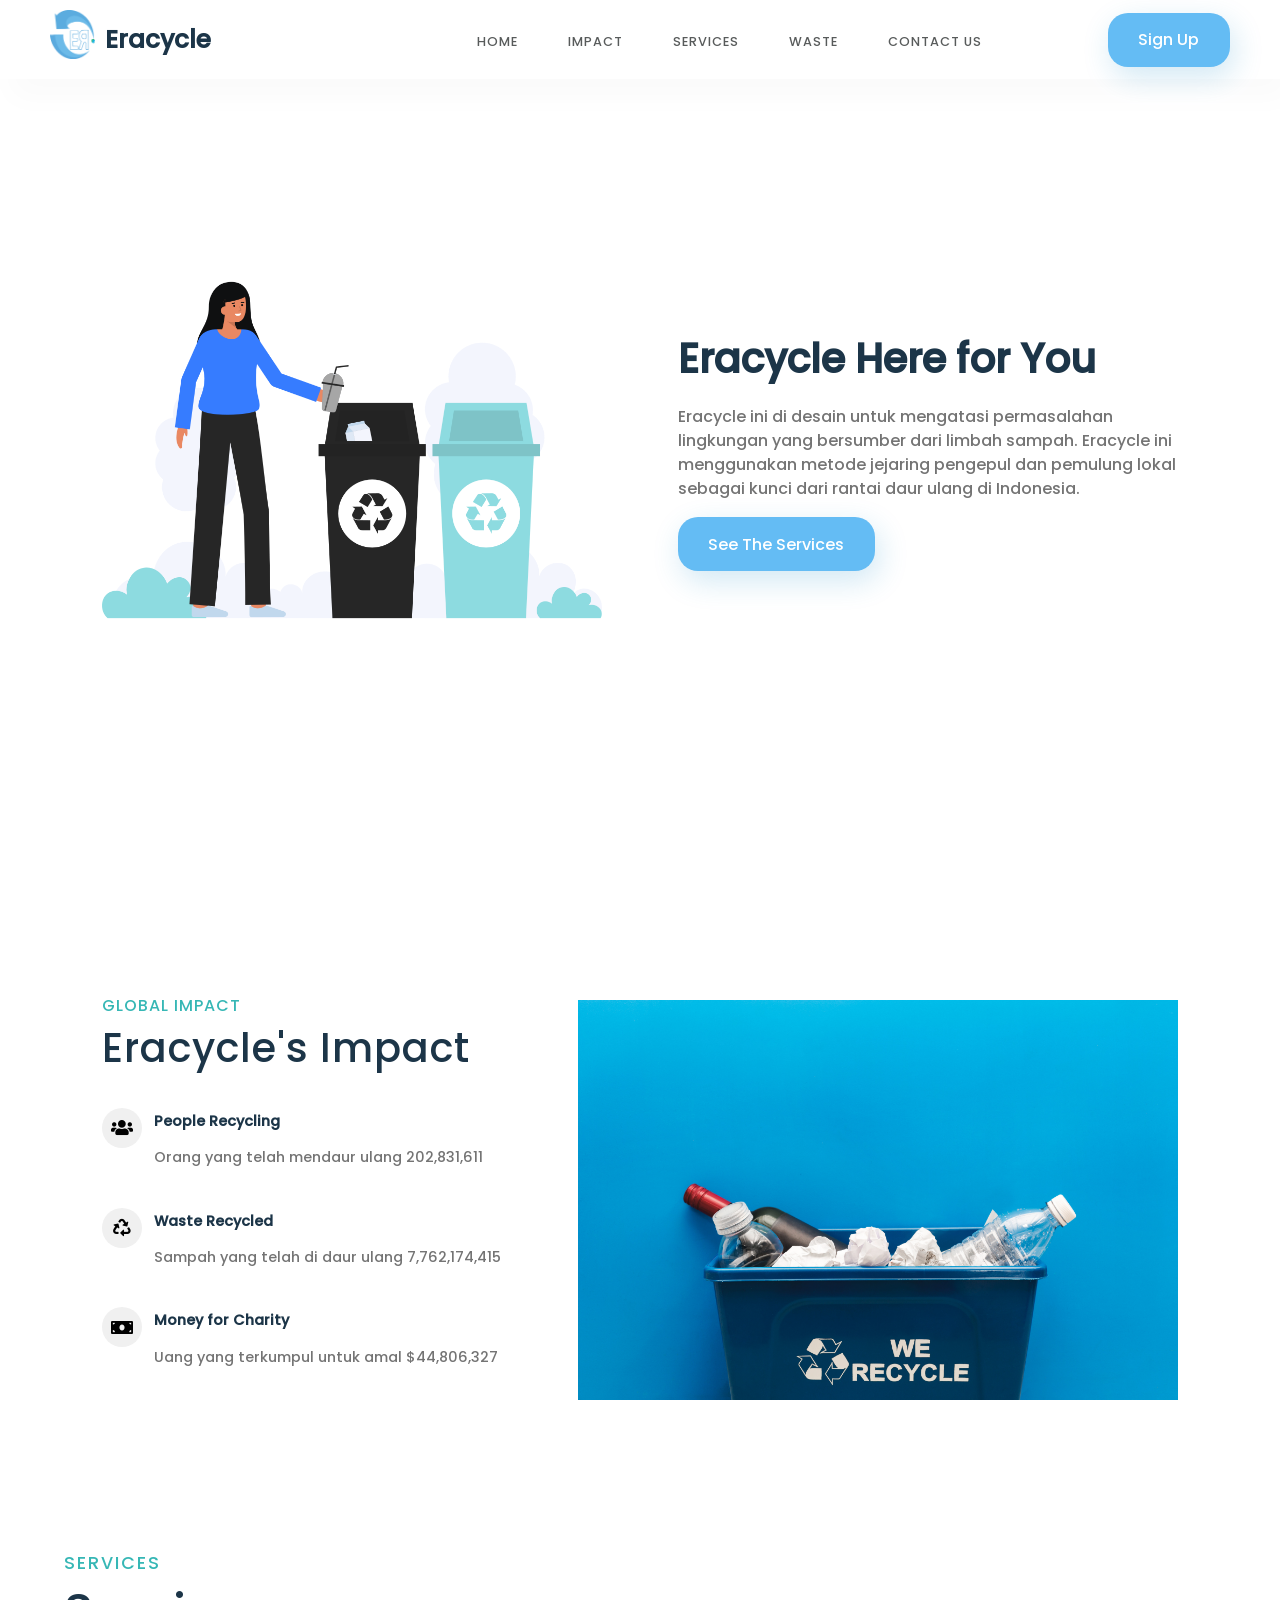
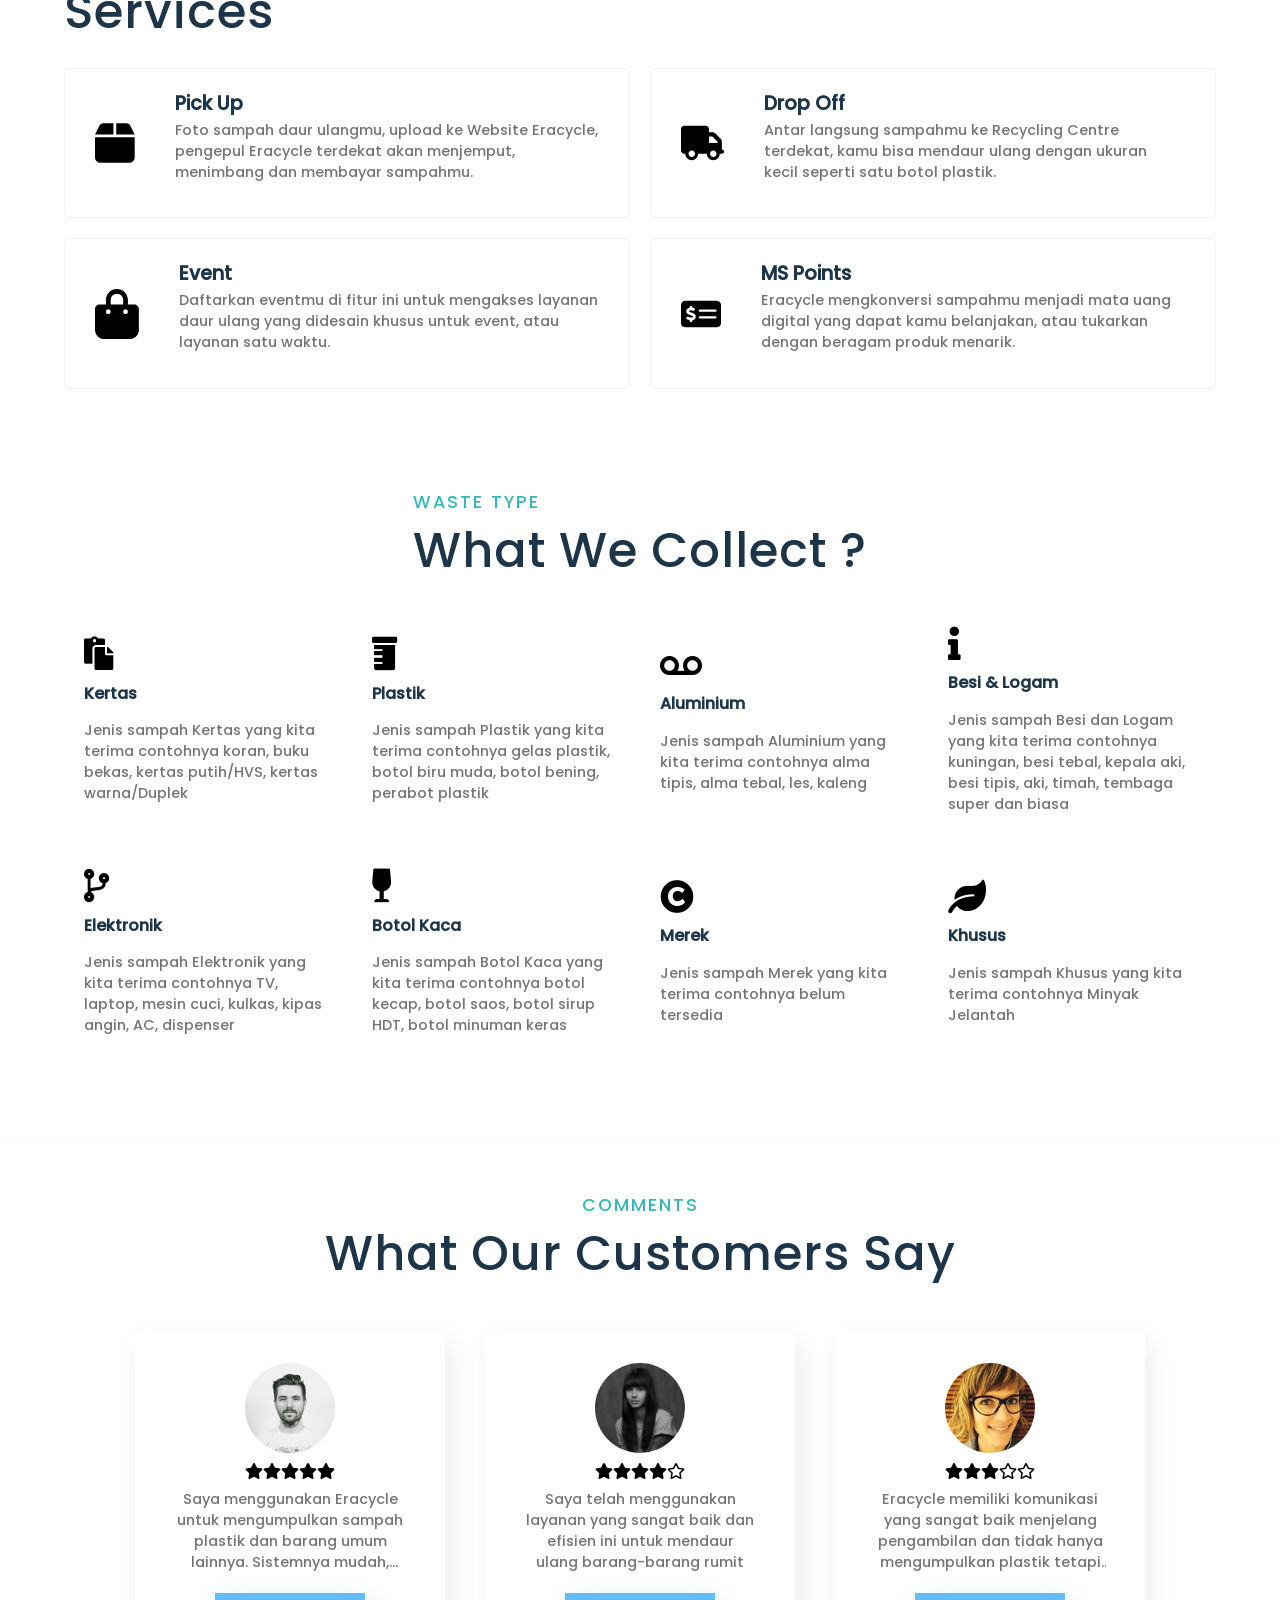
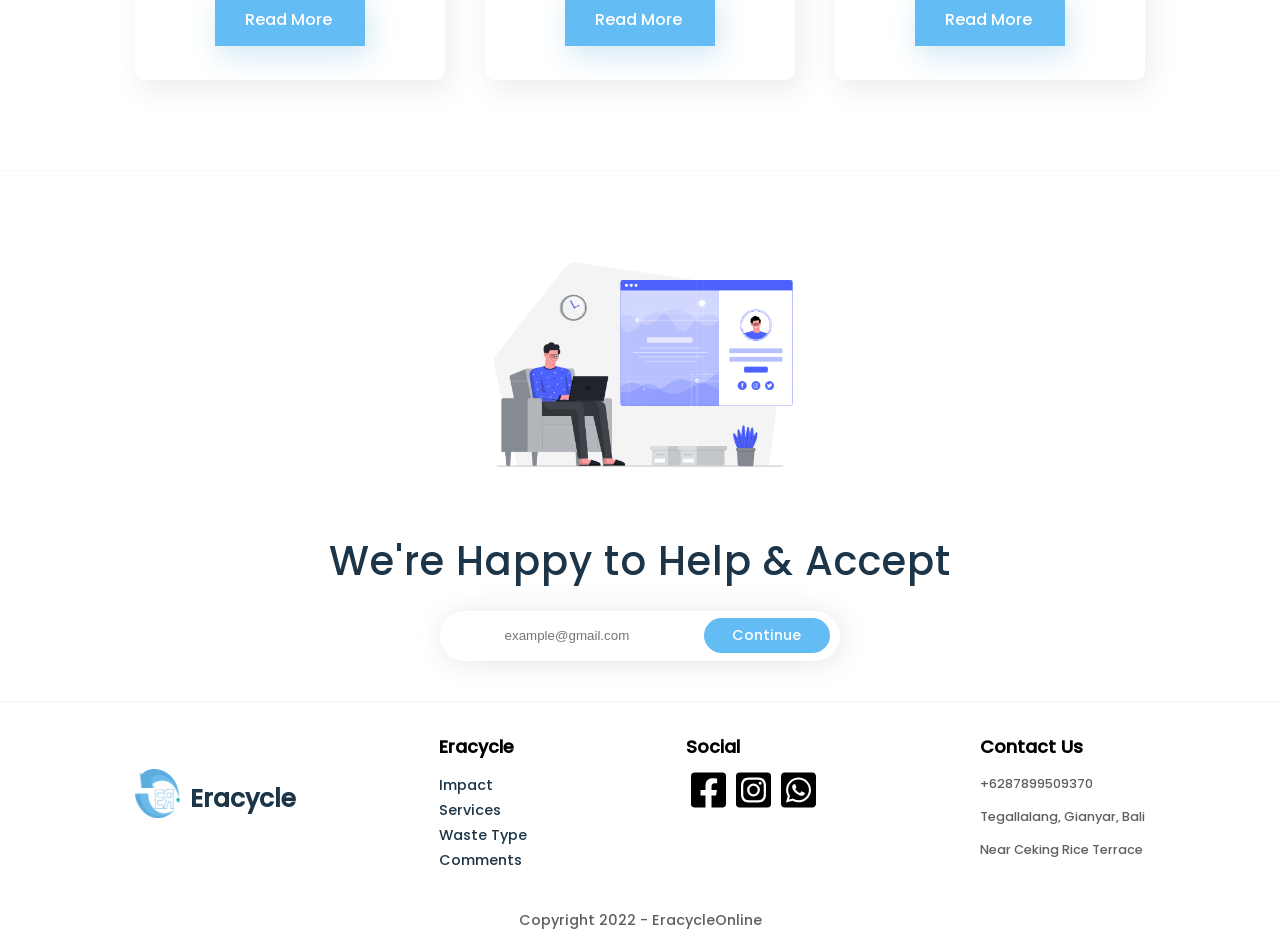
<file: index.html>
<!DOCTYPE html>
<html lang="en">
<head>
    <meta charset="UTF-8">
    <meta http-equiv="X-UA-Compatible" content="IE=edge">
    <meta name="viewport" content="width=device-width, initial-scale=1.0">
    <title>Document</title>
    <link rel="stylesheet" href="fontawesome-free-5.15.1-web/css/all.min.css">
    <link rel="stylesheet" href="css/style.css">
</head>
<body>
    <section id="main">
        <nav>
            <a href="#" class="logo">
                <img src="img/logo.png" alt="logo">
                <h3>Eracycle</h3>
            </a>

            <input type="email" class="menu-btn" id="menu-btn">
            <label for="menu-btn" class="menu-icon">
                <span class="nav-icon"></span>
            </label>

            <ul class="menu">
                <li><a href="">Home</a></li>
                <li><a href="">Impact</a></li>
                <li><a href="">Services</a></li>
                <li><a href="">Waste</a></li>
                <li><a href="">Contact Us</a></li>
            </ul>

            <a href="#" class="btn">Sign Up</a>
        </nav>
        <div class="content">
            <div class="model">
                <img src="img/slide.png" alt="slide">
            </div>
            <div class="main-text">
                <h1>Eracycle Here for You</h1>
                <p>Eracycle ini di desain untuk mengatasi permasalahan lingkungan yang bersumber dari limbah sampah. Eracycle ini menggunakan metode jejaring pengepul dan pemulung lokal sebagai kunci dari rantai daur ulang di Indonesia.
                </p>
                <a href="#" class="btn">See The Services</a>
            </div>
        </div>
    </section>
    <section id="impact">
        <div class="impact-text">
            <div class="impact-heading">
                <span>Global Impact</span>
                <h2>Eracycle's Impact</h2>
            </div>
            <div class="impact-container">
                <div class="impact-box">
                    <div class="i-box-icon">
                        <i class="fa fa-users"></i>
                    </div>
                    <div class="i-box-text">
                        <strong>People Recycling</strong>
                        <p>Orang yang telah mendaur ulang 202,831,611</p>
                    </div>
                </div>
                <div class="impact-box">
                    <div class="i-box-icon">
                        <i class="fa fa-recycle"></i>
                    </div>
                    <div class="i-box-text">
                        <strong>Waste Recycled</strong>
                        <p>Sampah yang telah di daur ulang 7,762,174,415</p>
                    </div>
                </div>
                <div class="impact-box">
                    <div class="i-box-icon">
                        <i class="fa fa-money-bill"></i>
                    </div>
                    <div class="i-box-text">
                        <strong>Money for Charity</strong>
                        <p>Uang yang terkumpul untuk amal $44,806,327</p>
                    </div>
                </div>
            </div>
        </div>
        <div class="impact-img">
            <img src="img/slide1.jpg" alt="slide1">
        </div>
    </section>
    <section id="services">
        <div class="service-heading">
            <span>Services</span>
            <h3>Services</h3>
        </div>
        <div class="service-container">
            <div class="service-box">
                <div class="s-box-icon">
                    <svg xmlns="http://www.w3.org/2000/svg" viewBox="0 0 448 512"><!--! Font Awesome Pro 6.0.0 by @fontawesome - https://fontawesome.com License - https://fontawesome.com/license (Commercial License) Copyright 2022 Fonticons, Inc. --><path d="M50.73 58.53C58.86 42.27 75.48 32 93.67 32H208V160H0L50.73 58.53zM240 160V32H354.3C372.5 32 389.1 42.27 397.3 58.53L448 160H240zM448 416C448 451.3 419.3 480 384 480H64C28.65 480 0 451.3 0 416V192H448V416z"/></svg>
                </div>
                <div class="s-box-text">
                    <strong>Pick Up</strong>
                    <p>Foto sampah daur ulangmu, upload ke Website Eracycle, pengepul Eracycle terdekat akan menjemput, menimbang dan membayar sampahmu. 
                    </p>
                </div>
            </div>
            <div class="service-box">
                <div class="s-box-icon">
                    <svg xmlns="http://www.w3.org/2000/svg" viewBox="0 0 640 512"><!--! Font Awesome Pro 6.0.0 by @fontawesome - https://fontawesome.com License - https://fontawesome.com/license (Commercial License) Copyright 2022 Fonticons, Inc. --><path d="M368 0C394.5 0 416 21.49 416 48V96H466.7C483.7 96 499.1 102.7 512 114.7L589.3 192C601.3 204 608 220.3 608 237.3V352C625.7 352 640 366.3 640 384C640 401.7 625.7 416 608 416H576C576 469 533 512 480 512C426.1 512 384 469 384 416H256C256 469 213 512 160 512C106.1 512 64 469 64 416H48C21.49 416 0 394.5 0 368V48C0 21.49 21.49 0 48 0H368zM416 160V256H544V237.3L466.7 160H416zM160 368C133.5 368 112 389.5 112 416C112 442.5 133.5 464 160 464C186.5 464 208 442.5 208 416C208 389.5 186.5 368 160 368zM480 464C506.5 464 528 442.5 528 416C528 389.5 506.5 368 480 368C453.5 368 432 389.5 432 416C432 442.5 453.5 464 480 464z"/></svg>
                </div>
                <div class="s-box-text">
                    <strong>Drop Off</strong>
                    <p>Antar langsung sampahmu ke  Recycling Centre terdekat, kamu bisa mendaur ulang dengan ukuran kecil seperti satu botol plastik.</p>
                </div>
            </div>
            <div class="service-box">
                <div class="s-box-icon">
                    <svg xmlns="http://www.w3.org/2000/svg" viewBox="0 0 448 512"><!--! Font Awesome Pro 6.0.0 by @fontawesome - https://fontawesome.com License - https://fontawesome.com/license (Commercial License) Copyright 2022 Fonticons, Inc. --><path d="M112 112C112 50.14 162.1 0 224 0C285.9 0 336 50.14 336 112V160H400C426.5 160 448 181.5 448 208V416C448 469 405 512 352 512H96C42.98 512 0 469 0 416V208C0 181.5 21.49 160 48 160H112V112zM160 160H288V112C288 76.65 259.3 48 224 48C188.7 48 160 76.65 160 112V160zM136 256C149.3 256 160 245.3 160 232C160 218.7 149.3 208 136 208C122.7 208 112 218.7 112 232C112 245.3 122.7 256 136 256zM312 208C298.7 208 288 218.7 288 232C288 245.3 298.7 256 312 256C325.3 256 336 245.3 336 232C336 218.7 325.3 208 312 208z"/></svg>
                </div>
                <div class="s-box-text">
                    <strong>Event</strong>
                    <p>Daftarkan eventmu di fitur ini untuk mengakses layanan daur ulang yang didesain khusus untuk event, atau layanan satu waktu.
                    </p>
                </div>
            </div>
            <div class="service-box">
                <div class="s-box-icon">
                    <svg xmlns="http://www.w3.org/2000/svg" viewBox="0 0 576 512"><!--! Font Awesome Pro 6.0.0 by @fontawesome - https://fontawesome.com License - https://fontawesome.com/license (Commercial License) Copyright 2022 Fonticons, Inc. --><path d="M512 64C547.3 64 576 92.65 576 128V384C576 419.3 547.3 448 512 448H64C28.65 448 0 419.3 0 384V128C0 92.65 28.65 64 64 64H512zM272 192C263.2 192 256 199.2 256 208C256 216.8 263.2 224 272 224H496C504.8 224 512 216.8 512 208C512 199.2 504.8 192 496 192H272zM272 320H496C504.8 320 512 312.8 512 304C512 295.2 504.8 288 496 288H272C263.2 288 256 295.2 256 304C256 312.8 263.2 320 272 320zM164.1 160C164.1 148.9 155.1 139.9 143.1 139.9C132.9 139.9 123.9 148.9 123.9 160V166C118.3 167.2 112.1 168.9 108 171.1C93.06 177.9 80.07 190.5 76.91 208.8C75.14 219 76.08 228.9 80.32 237.8C84.47 246.6 91 252.8 97.63 257.3C109.2 265.2 124.5 269.8 136.2 273.3L138.4 273.9C152.4 278.2 161.8 281.3 167.7 285.6C170.2 287.4 171.1 288.8 171.4 289.7C171.8 290.5 172.4 292.3 171.7 296.3C171.1 299.8 169.2 302.8 163.7 305.1C157.6 307.7 147.7 309 134.9 307C128.9 306 118.2 302.4 108.7 299.2C106.5 298.4 104.3 297.7 102.3 297C91.84 293.5 80.51 299.2 77.02 309.7C73.53 320.2 79.2 331.5 89.68 334.1C90.89 335.4 92.39 335.9 94.11 336.5C101.1 339.2 114.4 343.4 123.9 345.6V352C123.9 363.1 132.9 372.1 143.1 372.1C155.1 372.1 164.1 363.1 164.1 352V346.5C169.4 345.5 174.6 343.1 179.4 341.9C195.2 335.2 207.8 322.2 211.1 303.2C212.9 292.8 212.1 282.8 208.1 273.7C204.2 264.7 197.9 258.1 191.2 253.3C179.1 244.4 162.9 239.6 150.8 235.9L149.1 235.7C135.8 231.4 126.2 228.4 120.1 224.2C117.5 222.4 116.7 221.2 116.5 220.7C116.3 220.3 115.7 219.1 116.3 215.7C116.7 213.7 118.2 210.4 124.5 207.6C130.1 204.7 140.9 203.1 153.1 204.1C157.5 205.7 171 208.3 174.9 209.3C185.5 212.2 196.5 205.8 199.3 195.1C202.2 184.5 195.8 173.5 185.1 170.7C180.7 169.5 170.7 167.5 164.1 166.3L164.1 160z"/></svg>
                </div>
                <div class="s-box-text">
                    <strong>MS Points</strong>
                    <p>Eracycle mengkonversi sampahmu menjadi mata uang digital yang dapat kamu belanjakan, atau tukarkan dengan beragam produk menarik.
                    </p>
                </div>
            </div>
        </div>
    </section>
    <section id="waste">
        <div class="waste-heading">
            <span>Waste Type</span>
            <h3>What We Collect ?</h3>
        </div>
        <div class="waste-container">
            <div class="waste-box">
                <i class="fa fa-paste"></i>
                <strong>Kertas</strong>
                <p>Jenis sampah Kertas yang kita terima contohnya koran, buku bekas, kertas putih/HVS, kertas warna/Duplek
                </p>
            </div>
            <div class="waste-box">
                <i class="fa fa-prescription-bottle"></i>
                <strong>Plastik</strong>
                <p>Jenis sampah Plastik yang kita terima contohnya gelas plastik, botol biru muda, botol bening, perabot plastik
                </p>
            </div>
            <div class="waste-box">
                <i class="fa fa-voicemail"></i>
                <strong>Aluminium</strong>
                <p>Jenis sampah Aluminium yang kita terima contohnya alma tipis, alma tebal, les, kaleng
                </p>
            </div>
            <div class="waste-box">
                <i class="fa fa-info"></i>
                <strong>Besi & Logam</strong>
                <p>Jenis sampah Besi dan Logam yang kita terima contohnya kuningan, besi tebal, kepala aki, besi tipis, aki, timah, tembaga super dan biasa
                </p>
            </div>
            <div class="waste-box">
                <i class="fa fa-code-branch"></i>
                <strong>Elektronik</strong>
                <p>Jenis sampah Elektronik yang kita terima contohnya TV, laptop, mesin cuci, kulkas, kipas angin, AC, dispenser
                </p>
            </div>
            <div class="waste-box">
                <i class="fa fa-wine-glass"></i>
                <strong>Botol Kaca</strong>
                <p>Jenis sampah Botol Kaca yang kita terima contohnya botol kecap, botol saos, botol sirup HDT, botol minuman keras
                </p>
            </div>
            <div class="waste-box">
                <i class="fa fa-copyright"></i>
                <strong>Merek</strong>
                <p>Jenis sampah Merek yang kita terima contohnya belum tersedia
                </p>
            </div>
            <div class="waste-box">
                <i class="fa fa-leaf"></i>
                <strong>Khusus</strong>
                <p>Jenis sampah Khusus yang kita terima contohnya Minyak Jelantah
                </p>
            </div>
        </div>
    </section>
    <section id="comment">
        <div class="comment-heading">
            <span>Comments</span>
            <h3>What Our Customers Say</h3>
        </div>
        <div class="comment-container">
            <div class="comment-box">
                <img src="img/user.jpg" alt="user">
                <div class="star">
                    <i class="fas fa-star"></i>
                    <i class="fas fa-star"></i>
                    <i class="fas fa-star"></i>
                    <i class="fas fa-star"></i>
                    <i class="fas fa-star"></i>
                </div>
                <p>Saya menggunakan Eracycle untuk mengumpulkan sampah plastik dan barang umum lainnya. Sistemnya mudah, layanannya andal, orang-orangnya ramah, dan saya merasa saya melakukan sesuatu yang berharga untuk planet ini. Bravo! 
                </p>
                <a href="#" class="btn">Read More</a>
            </div>
            <div class="comment-box">
                <img src="img/user1.jpg" alt="user1">
                <div class="star">
                    <i class="fas fa-star"></i>
                    <i class="fas fa-star"></i>
                    <i class="fas fa-star"></i>
                    <i class="fas fa-star"></i>
                    <i class="far fa-star"></i>
                </div>
                <p>Saya telah menggunakan layanan yang sangat baik dan efisien ini untuk mendaur ulang barang-barang rumit
                </p>
                <a href="#" class="btn">Read More</a>
            </div>
            <div class="comment-box">
                <img src="img/user2.jpg" alt="user2">
                <div class="star">
                    <i class="fas fa-star"></i>
                    <i class="fas fa-star"></i>
                    <i class="fas fa-star"></i>
                    <i class="far fa-star"></i>
                    <i class="far fa-star"></i>
                </div>
                <p>Eracycle memiliki komunikasi yang sangat baik menjelang pengambilan dan tidak hanya mengumpulkan plastik tetapi limbah elektronik dan barang-barang lain
                </p>
                <a href="#" class="btn">Read More</a>
            </div>
        </div>
    </section>
    <section id="contact">
        <img src="img/login.png" alt="login">
        <h3>We're Happy to Help & Accept</h3>
        <div class="contact-input">
            <input type="email" placeholder="example@gmail.com">
            <a href="#">Continue</a>
        </div>
    </section>
    <footer>
        <div class="up-section">
            <a href="#" class="logo">
                <img src="img/logo.png" alt="logo">
                <h3>Eracycle</h3>
            </a>
            <ul>
                <h1>Eracycle</h1>
                <li><a href="">Impact</a></li>
                <li><a href="">Services</a></li>
                <li><a href="">Waste Type</a></li>
                <li><a href="">Comments</a></li>
            </ul>
            <div class="social">
                <h1>Social</h1>
                <div class="social-icon">
                    <a href=""><svg xmlns="http://www.w3.org/2000/svg" viewBox="0 0 448 512"><!--! Font Awesome Pro 6.0.0 by @fontawesome - https://fontawesome.com License - https://fontawesome.com/license (Commercial License) Copyright 2022 Fonticons, Inc. --><path d="M400 32H48A48 48 0 0 0 0 80v352a48 48 0 0 0 48 48h137.25V327.69h-63V256h63v-54.64c0-62.15 37-96.48 93.67-96.48 27.14 0 55.52 4.84 55.52 4.84v61h-31.27c-30.81 0-40.42 19.12-40.42 38.73V256h68.78l-11 71.69h-57.78V480H400a48 48 0 0 0 48-48V80a48 48 0 0 0-48-48z"/></svg></a>
                    <a href=""><svg xmlns="http://www.w3.org/2000/svg" viewBox="0 0 448 512"><!--! Font Awesome Pro 6.0.0 by @fontawesome - https://fontawesome.com License - https://fontawesome.com/license (Commercial License) Copyright 2022 Fonticons, Inc. --><path d="M224,202.66A53.34,53.34,0,1,0,277.36,256,53.38,53.38,0,0,0,224,202.66Zm124.71-41a54,54,0,0,0-30.41-30.41c-21-8.29-71-6.43-94.3-6.43s-73.25-1.93-94.31,6.43a54,54,0,0,0-30.41,30.41c-8.28,21-6.43,71.05-6.43,94.33S91,329.26,99.32,350.33a54,54,0,0,0,30.41,30.41c21,8.29,71,6.43,94.31,6.43s73.24,1.93,94.3-6.43a54,54,0,0,0,30.41-30.41c8.35-21,6.43-71.05,6.43-94.33S357.1,182.74,348.75,161.67ZM224,338a82,82,0,1,1,82-82A81.9,81.9,0,0,1,224,338Zm85.38-148.3a19.14,19.14,0,1,1,19.13-19.14A19.1,19.1,0,0,1,309.42,189.74ZM400,32H48A48,48,0,0,0,0,80V432a48,48,0,0,0,48,48H400a48,48,0,0,0,48-48V80A48,48,0,0,0,400,32ZM382.88,322c-1.29,25.63-7.14,48.34-25.85,67s-41.4,24.63-67,25.85c-26.41,1.49-105.59,1.49-132,0-25.63-1.29-48.26-7.15-67-25.85s-24.63-41.42-25.85-67c-1.49-26.42-1.49-105.61,0-132,1.29-25.63,7.07-48.34,25.85-67s41.47-24.56,67-25.78c26.41-1.49,105.59-1.49,132,0,25.63,1.29,48.33,7.15,67,25.85s24.63,41.42,25.85,67.05C384.37,216.44,384.37,295.56,382.88,322Z"/></svg>
                    </a>
                    <a href=""><svg xmlns="http://www.w3.org/2000/svg" viewBox="0 0 448 512"><!--! Font Awesome Pro 6.0.0 by @fontawesome - https://fontawesome.com License - https://fontawesome.com/license (Commercial License) Copyright 2022 Fonticons, Inc. --><path d="M224 122.8c-72.7 0-131.8 59.1-131.9 131.8 0 24.9 7 49.2 20.2 70.1l3.1 5-13.3 48.6 49.9-13.1 4.8 2.9c20.2 12 43.4 18.4 67.1 18.4h.1c72.6 0 133.3-59.1 133.3-131.8 0-35.2-15.2-68.3-40.1-93.2-25-25-58-38.7-93.2-38.7zm77.5 188.4c-3.3 9.3-19.1 17.7-26.7 18.8-12.6 1.9-22.4.9-47.5-9.9-39.7-17.2-65.7-57.2-67.7-59.8-2-2.6-16.2-21.5-16.2-41s10.2-29.1 13.9-33.1c3.6-4 7.9-5 10.6-5 2.6 0 5.3 0 7.6.1 2.4.1 5.7-.9 8.9 6.8 3.3 7.9 11.2 27.4 12.2 29.4s1.7 4.3.3 6.9c-7.6 15.2-15.7 14.6-11.6 21.6 15.3 26.3 30.6 35.4 53.9 47.1 4 2 6.3 1.7 8.6-1 2.3-2.6 9.9-11.6 12.5-15.5 2.6-4 5.3-3.3 8.9-2 3.6 1.3 23.1 10.9 27.1 12.9s6.6 3 7.6 4.6c.9 1.9.9 9.9-2.4 19.1zM400 32H48C21.5 32 0 53.5 0 80v352c0 26.5 21.5 48 48 48h352c26.5 0 48-21.5 48-48V80c0-26.5-21.5-48-48-48zM223.9 413.2c-26.6 0-52.7-6.7-75.8-19.3L64 416l22.5-82.2c-13.9-24-21.2-51.3-21.2-79.3C65.4 167.1 136.5 96 223.9 96c42.4 0 82.2 16.5 112.2 46.5 29.9 30 47.9 69.8 47.9 112.2 0 87.4-72.7 158.5-160.1 158.5z"/></svg>
                    </a>                    
                </div>
            </div>
            <ul>
                <h1>Contact Us</h1>
                <li>
                    <p>+6287899509370</p>
                </li>
                <li>
                    <p>Tegallalang, Gianyar, Bali</p>
                </li>
                <li>
                    <p>Near Ceking Rice Terrace</p>
                </li>
            </ul>
        </div>
        <p>Copyright 2022 - EracycleOnline</p>
    </footer>
</body>
</html>
</file>
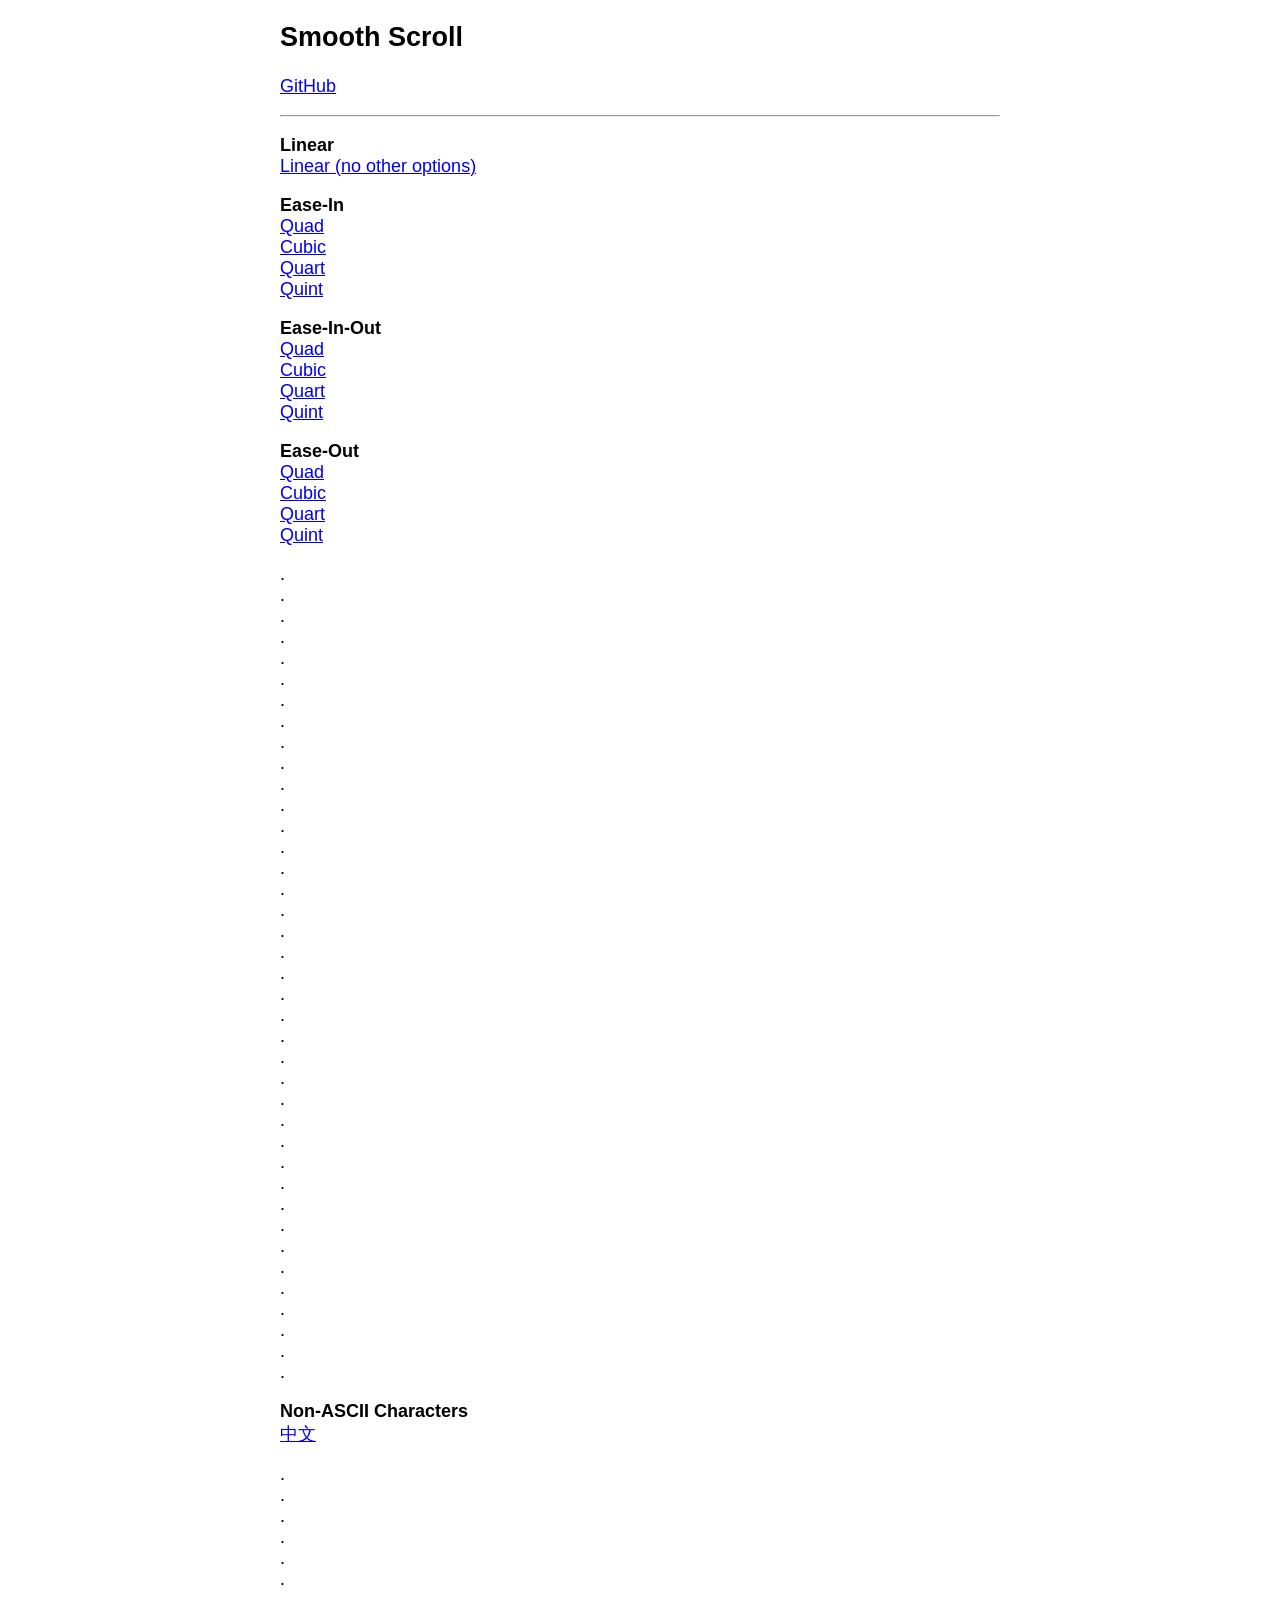
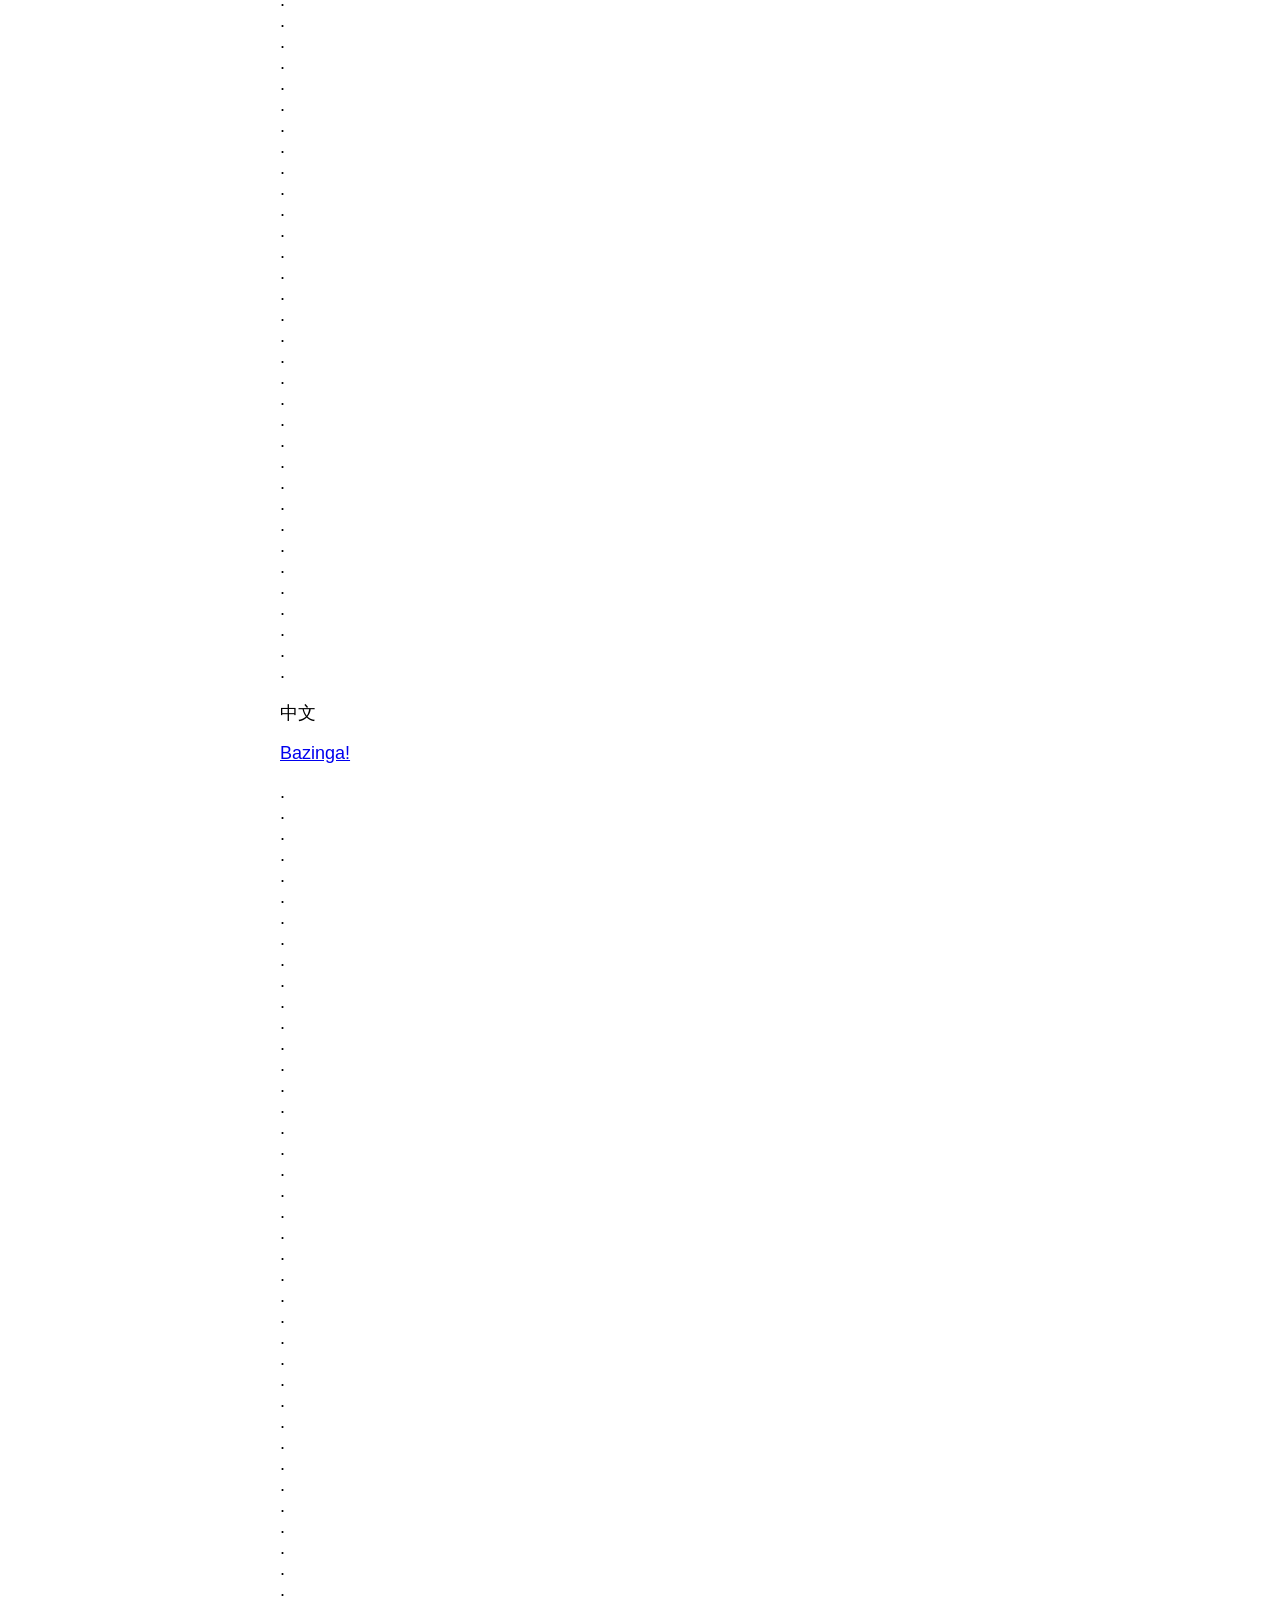
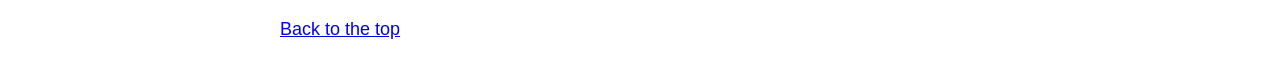
<file: Smooth-scroll v15.1.3/smooth-scroll-master/index.html>
<!DOCTYPE html>
<html lang="en">

	<head>
		<meta charset="utf-8">
		<title>Smooth Scroll</title>
		<meta name="viewport" content="width=device-width, initial-scale=1.0">

		<!-- stylesheets -->
		<style type="text/css">
			body {
				font-family: -apple-system, BlinkMacSystemFont, "Segoe UI", "Roboto", "Oxygen", "Ubuntu", "Cantarell", "Fira Sans", "Droid Sans", "Helvetica Neue", sans-serif;
				font-size: 112.5%;
				margin-left: auto;
				margin-right: auto;
				max-width: 40em;
				width: 88%;
			}
		</style>
	</head>

	<body>

		<main id="top">

			<nav>
				<h1>Smooth Scroll</h1>
				<p><a href="https://github.com/cferdinandi/smooth-scroll">GitHub</a></p>
				<hr>
			</nav>

			<section>
				<p>
				    <strong>Linear</strong><br>
				    <a data-easing="linear" href="#bazinga">Linear (no other options)</a><br>
				</p>

				<p>
				    <strong>Ease-In</strong><br>
				    <a data-easing="easeInQuad" href="#bazinga">Quad</a><br>
				    <a data-easing="easeInCubic" href="#bazinga">Cubic</a><br>
				    <a data-easing="easeInQuart" href="#bazinga">Quart</a><br>
				    <a data-easing="easeInQuint" href="#bazinga">Quint</a>
				</p>

				<p>
				    <strong>Ease-In-Out</strong><br>
				    <a data-easing="easeInOutQuad" href="#bazinga">Quad</a><br>
				    <a data-easing="easeInOutCubic" href="#bazinga">Cubic</a><br>
				    <a data-easing="easeInOutQuart" href="#bazinga">Quart</a><br>
				    <a data-easing="easeInOutQuint" href="#bazinga">Quint</a>
				</p>

				<p>
				    <strong>Ease-Out</strong><br>
				    <a data-easing="easeOutQuad" href="#bazinga">Quad</a><br>
				    <a data-easing="easeOutCubic" href="#bazinga">Cubic</a><br>
				    <a data-easing="easeOutQuart" href="#bazinga">Quart</a><br>
				    <a data-easing="easeOutQuint" href="#bazinga">Quint</a>
				</p>

				<p>
				    .<br>.<br>.<br>.<br>.<br>.<br>.<br>.<br>.<br>.<br>.<br>.<br>.<br>
				    .<br>.<br>.<br>.<br>.<br>.<br>.<br>.<br>.<br>.<br>.<br>.<br>.<br>
				    .<br>.<br>.<br>.<br>.<br>.<br>.<br>.<br>.<br>.<br>.<br>.<br>.
				</p>

				<p>
				    <strong>Non-ASCII Characters</strong><br>
				    <a href="#中文">中文</a>
				</p>

				<p>
				    .<br>.<br>.<br>.<br>.<br>.<br>.<br>.<br>.<br>.<br>.<br>.<br>.<br>
				    .<br>.<br>.<br>.<br>.<br>.<br>.<br>.<br>.<br>.<br>.<br>.<br>.<br>
				    .<br>.<br>.<br>.<br>.<br>.<br>.<br>.<br>.<br>.<br>.<br>.<br>.
				</p>

				<p id="中文">中文</p>

				<p id="bazinga"><a href="#1@#%^-bottom">Bazinga!</a></p>

				<p>
				    .<br>.<br>.<br>.<br>.<br>.<br>.<br>.<br>.<br>.<br>.<br>.<br>.<br>
				    .<br>.<br>.<br>.<br>.<br>.<br>.<br>.<br>.<br>.<br>.<br>.<br>.<br>
				    .<br>.<br>.<br>.<br>.<br>.<br>.<br>.<br>.<br>.<br>.<br>.<br>.
				</p>

				<p id="1@#%^-bottom"><a href="#top">Back to the top</a></p>
			</section>
		</main>

		<!-- Javascript -->
		<script src="dist/smooth-scroll.polyfills.js"></script>
		<script>

			// Instantiate Scrolls
			var scroll = new SmoothScroll('a[href*="#"]:not([data-easing])');

			if (document.querySelector('[data-easing]')) {
				var linear = new SmoothScroll('[data-easing="linear"]', {easing: 'linear'});

				var easeInQuad = new SmoothScroll('[data-easing="easeInQuad"]', {easing: 'easeInQuad'});
				var easeInCubic = new SmoothScroll('[data-easing="easeInCubic"]', {easing: 'easeInCubic'});
				var easeInQuart = new SmoothScroll('[data-easing="easeInQuart"]', {easing: 'easeInQuart'});
				var easeInQuint = new SmoothScroll('[data-easing="easeInQuint"]', {easing: 'easeInQuint'});

				var easeInOutQuad = new SmoothScroll('[data-easing="easeInOutQuad"]', {easing: 'easeInOutQuad'});
				var easeInOutCubic = new SmoothScroll('[data-easing="easeInOutCubic"]', {easing: 'easeInOutCubic'});
				var easeInOutQuart = new SmoothScroll('[data-easing="easeInOutQuart"]', {easing: 'easeInOutQuart'});
				var easeInOutQuint = new SmoothScroll('[data-easing="easeInOutQuint"]', {easing: 'easeInOutQuint'});

				var easeOutQuad = new SmoothScroll('[data-easing="easeOutQuad"]', {easing: 'easeOutQuad'});
				var easeOutCubic = new SmoothScroll('[data-easing="easeOutCubic"]', {easing: 'easeOutCubic'});
				var easeOutQuart = new SmoothScroll('[data-easing="easeOutQuart"]', {easing: 'easeOutQuart'});
				var easeOutQuint = new SmoothScroll('[data-easing="easeOutQuint"]', {easing: 'easeOutQuint'});
			}

			// // Log scroll events
			// var logScrollEvent = function (event) {
			// 	console.log('type:', event.type);
			// 	console.log('anchor:', event.detail.anchor);
			// 	console.log('toggle:', event.detail.toggle);
			// };
			// document.addEventListener('scrollStart', logScrollEvent, false);
			// document.addEventListener('scrollStop', logScrollEvent, false);
			// document.addEventListener('scrollCancel', logScrollEvent, false);
		</script>


	</body>
</html>
</file>
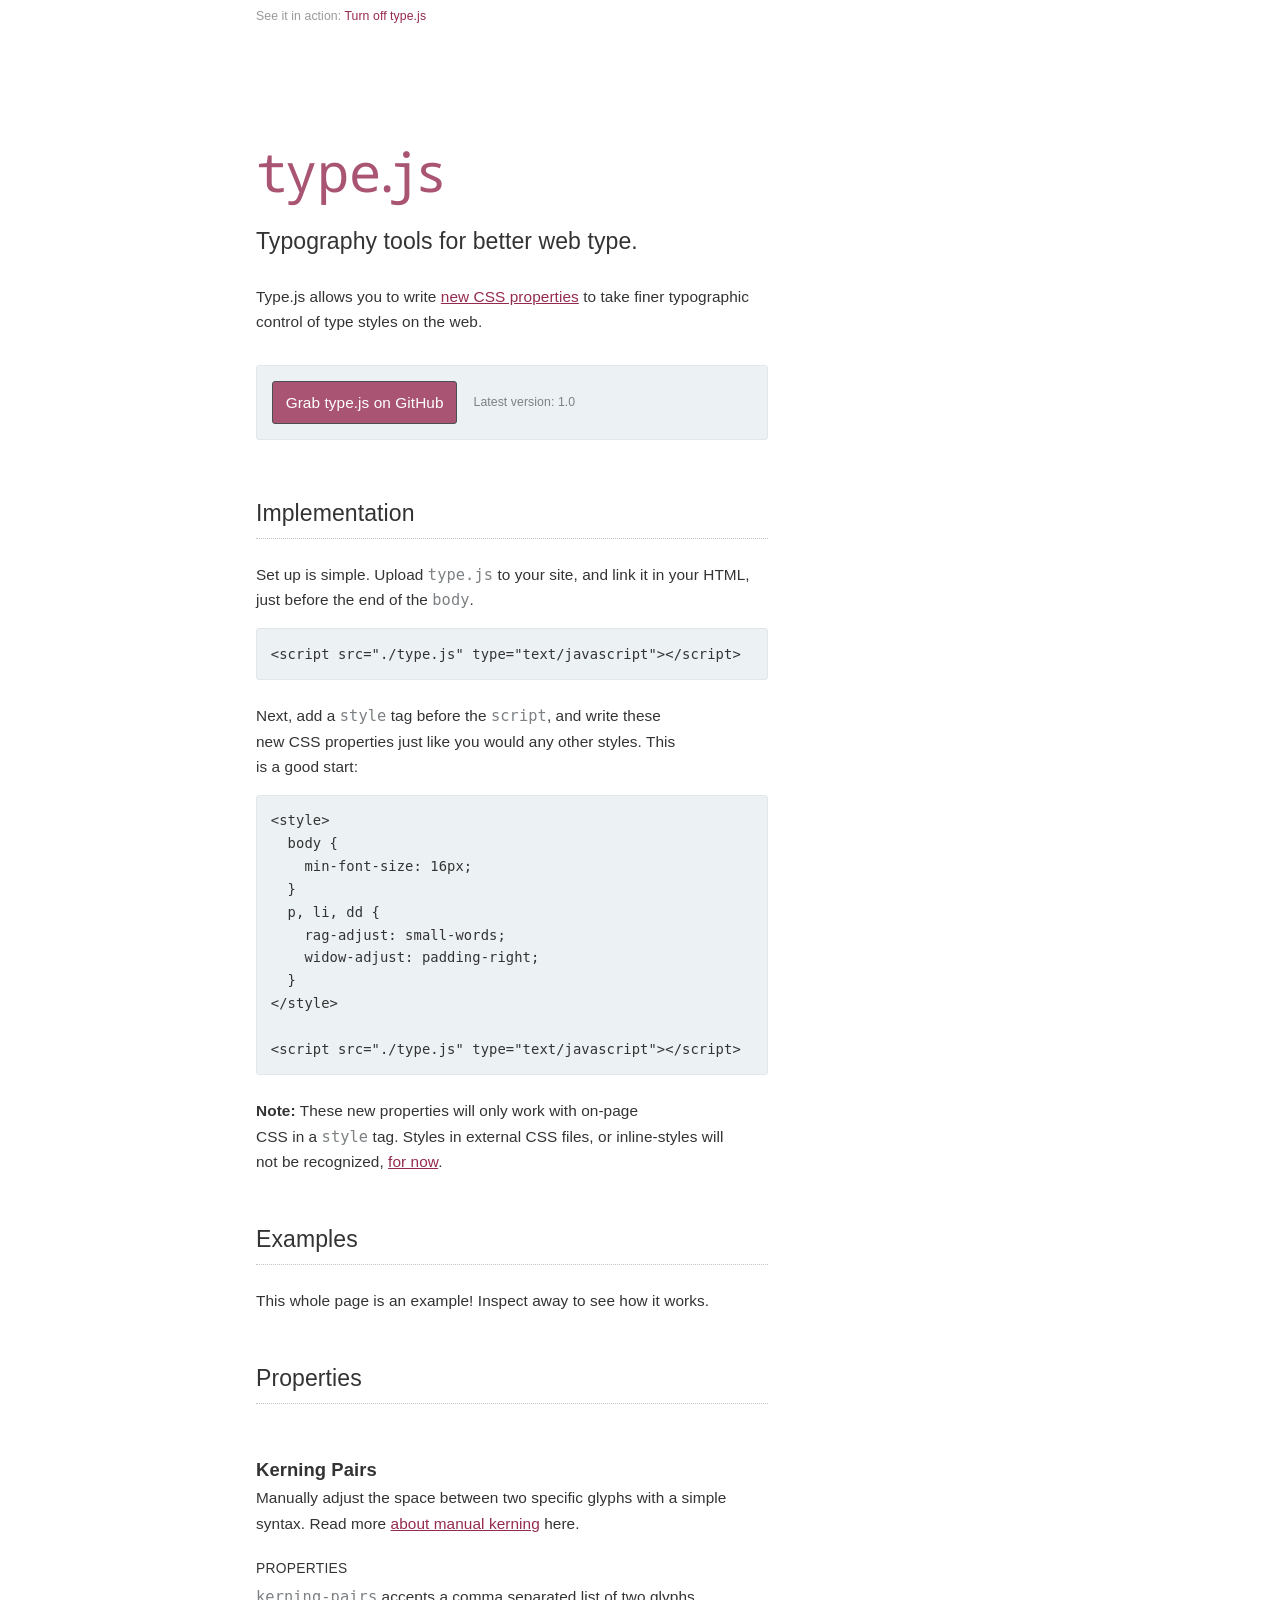
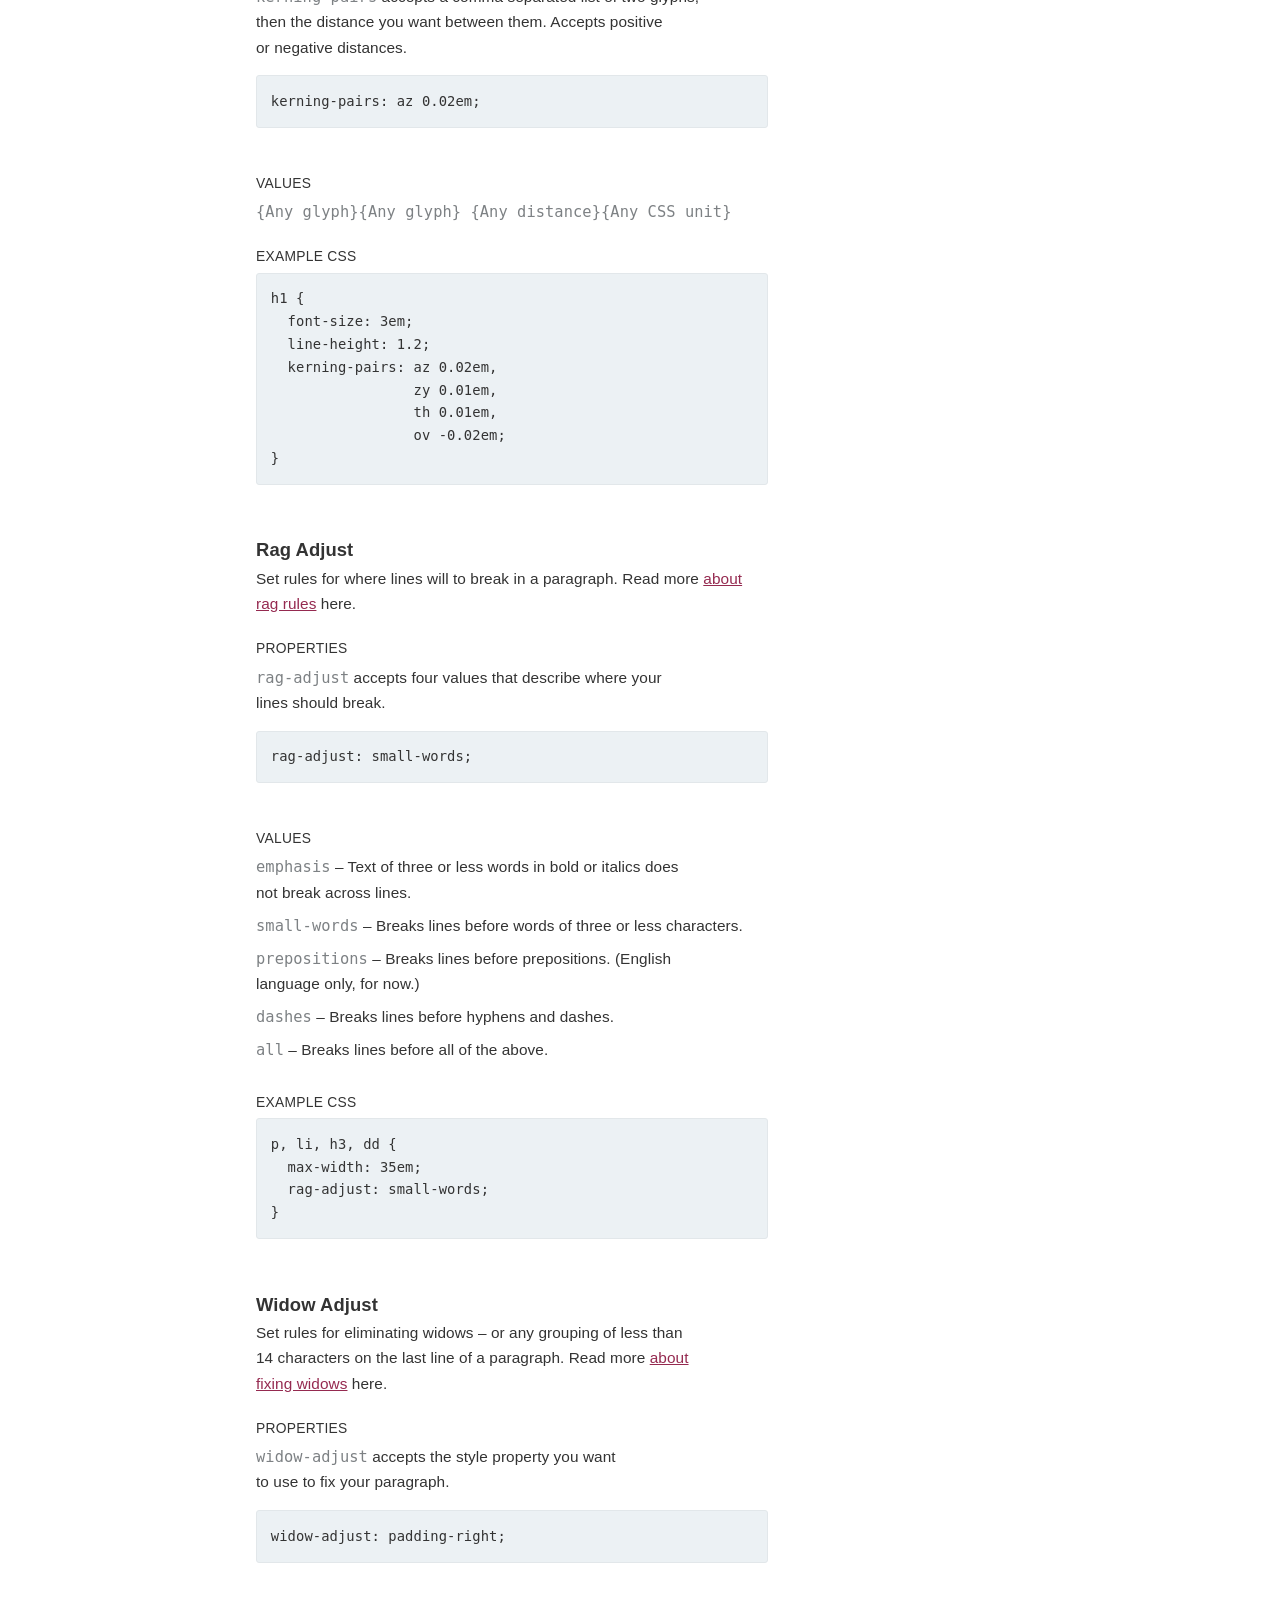
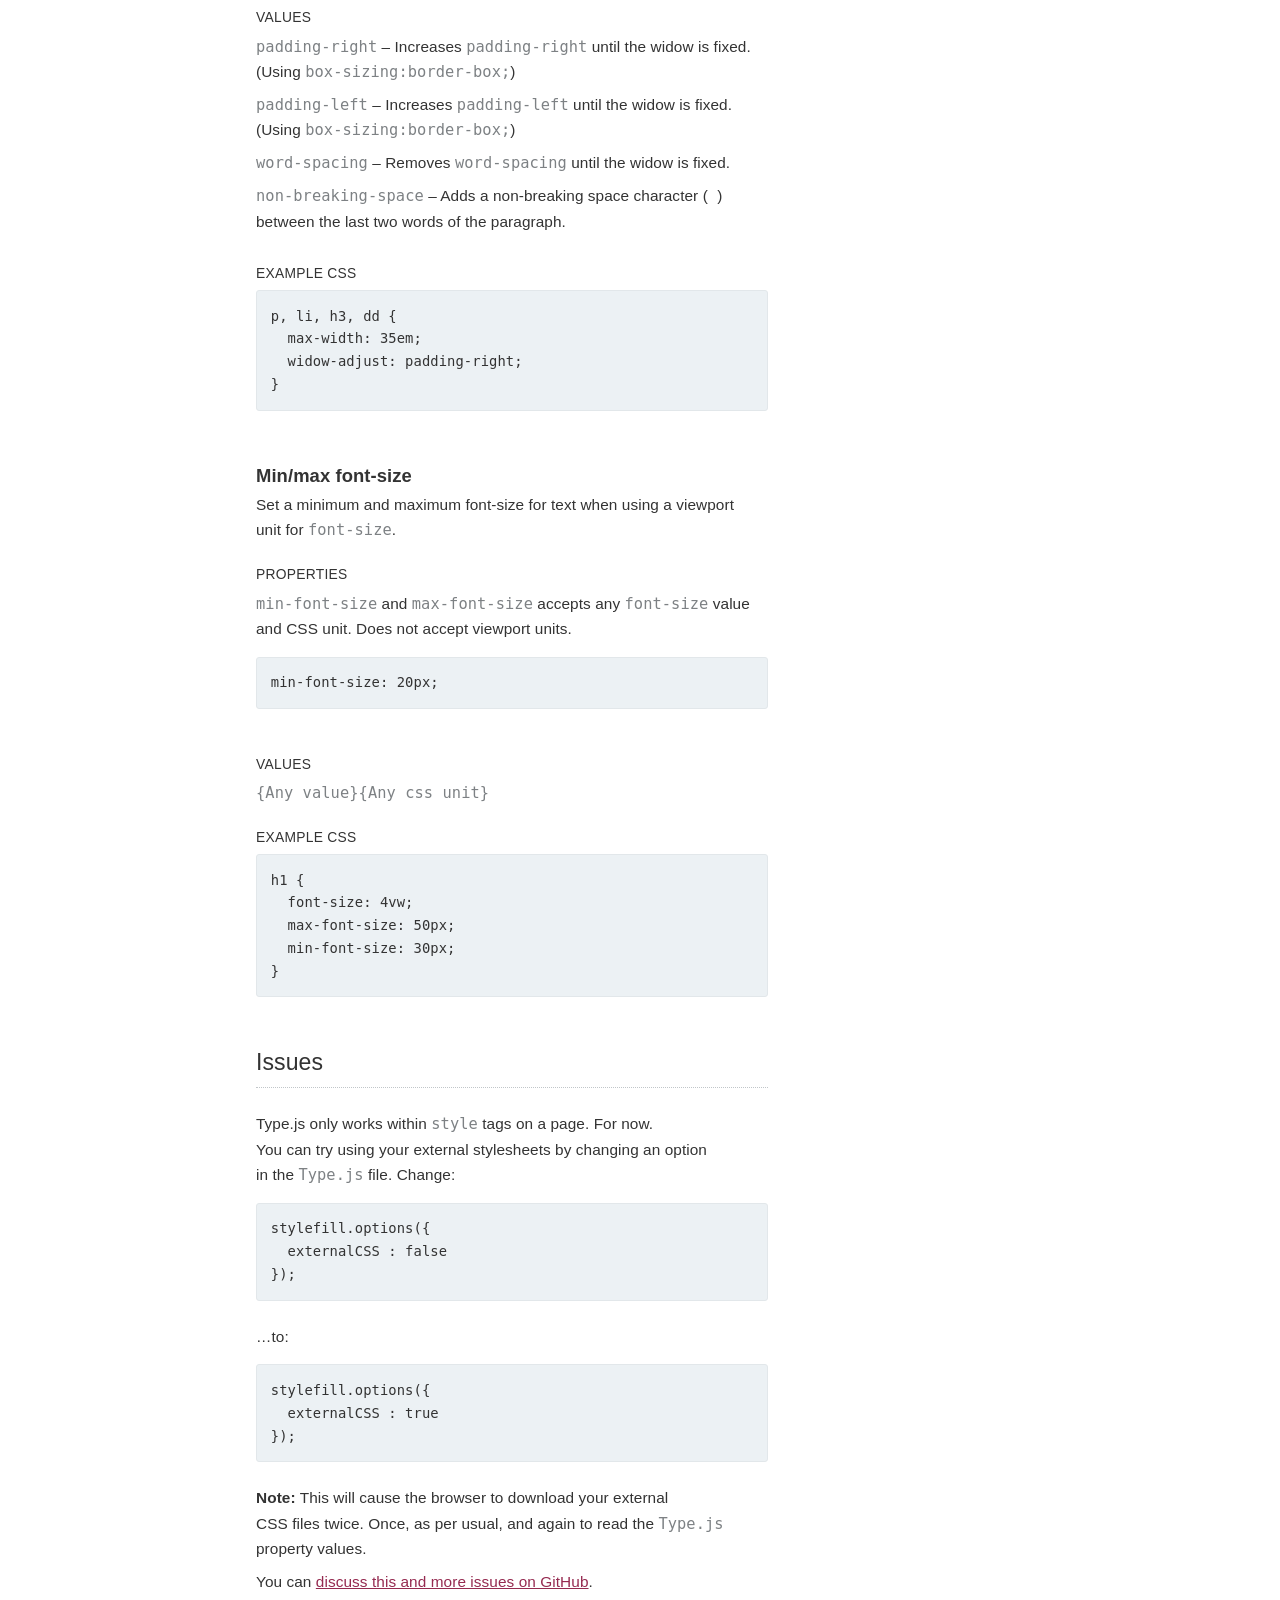
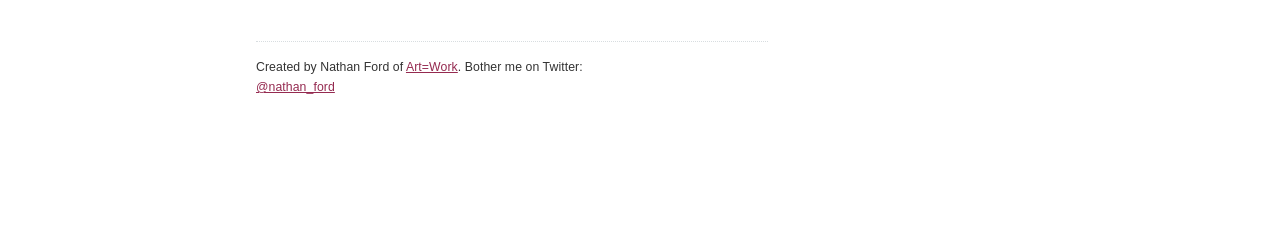
<file: Type.js v1.0/type.js-master/index.html>
<!DOCTYPE html>
<html>
<head>
    
<meta charset=utf-8 />
<meta name="author" content="Nathan Ford" />
<meta name="description" content="Typography tools for better web type. Type.js allows you to write new CSS properties to take finer typographic control of type styles on the web." />

<meta name="viewport" content="width=device-width, minimum-scale=1.0, initial-scale=1.0" />

<title>type.js</title>

<link href='http://fonts.googleapis.com/css?family=Droid+Sans+Mono' rel='stylesheet' type='text/css'>
<link href="./css/styles.css" rel="stylesheet" />

</head>
<body>

	<div id="toggler">See it in action: <a id="toggle" rel="on" href="#">Turn off type.js</a></div>

	<header id="site-header">
	
		<h1>type.js</h1>
		
		<h2>Typography tools for better web type.</h2>
		
		<p>Type.js allows you to write <a href="#properties">new CSS properties</a> to take finer typographic control of type styles on the web.</p>
	
	</header>
	
	<section id="implementation">
		
		<div id="download" class="box clearfix">
			
			<a class="button" href="https://github.com/nathanford/type.js">Grab type.js on GitHub</a>
			
			<p class="detail">Latest version: 1.0</p>
			
		</div>
		
		<h2>Implementation</h2>
		
		<p>Set up is simple. Upload <code>type.js</code> to your site, and link it in your HTML, just before the end of the <code>body</code>.</p>
		
		<figure>
			<pre>&lt;script src="./type.js" type="text/javascript">&lt;/script></pre>
		</figure>
		
		<p>Next, add a <code>style</code> tag before the <code>script</code>, and write these new CSS properties just like you would any other styles. This is a good start:</p>
		
		<figure>
			<pre>&lt;style>
  body {
    min-font-size: 16px;
  }
  p, li, dd {
    rag-adjust: small-words;
    widow-adjust: padding-right;
  }
&lt;/style>

&lt;script src="./type.js" type="text/javascript">&lt;/script></pre>
		</figure>
		
		<p><strong>Note:</strong> These new properties will only work with on-page CSS in a <code>style</code> tag. Styles in external CSS files, or inline-styles will not be recognized, <a href="#issues">for now</a>.</p>
		
	</section>
	
	<section id="examples">
		
		<h2>Examples</h2>
		
		<p>This whole page is an example! Inspect away to see how it works.</p>
	
	</section>
	
	<section id="properties">
	
		<h2>Properties</h2>
	
		<h3 id="kerning-pairs">Kerning Pairs</h3>
		<p>Manually adjust the space between two specific glyphs with a simple syntax. Read more <a href="http://artequalswork.com/posts/manual-kerning/" title="A Manual Kerning Method for the Web on Art=Work">about manual kerning</a> here.</p>
	
		<h4>Properties</h4>
		<p><code>kerning-pairs</code> accepts a comma separated list of two glyphs, then the distance you want between them. Accepts positive or negative distances.</p>
		
		<figure>
			<pre>kerning-pairs: az 0.02em;</pre>
		</figure>
		
		<h4>Values</h4>
		<p><code>{Any glyph}{Any glyph} {Any distance}{Any CSS unit}</code></p>
		
		<h4>Example CSS</h4>
		
		<figure>
			<pre>h1 {
  font-size: 3em;
  line-height: 1.2;
  kerning-pairs: az 0.02em,
                 zy 0.01em,
                 th 0.01em,
                 ov -0.02em; 
}</pre>
		</figure>
		
		<h3 id="rag-adjust">Rag Adjust</h3>
		<p>Set rules for where lines will to break in a paragraph. Read more <a href="http://24ways.org/2013/run-ragged/" title="Run Ragged on 24 ways">about rag rules</a> here.</p>
		
		<h4>Properties</h4>
		<p><code>rag-adjust</code> accepts four values that describe where your lines should break.</p>
		
		<figure>
			<pre>rag-adjust: small-words;</pre>
		</figure>
		
		<h4>Values</h4>
		<ul>
			<li><p><code>emphasis</code> &ndash; Text of three or less words in bold or italics does not break across lines.</p></li>
			<li><p><code>small-words</code> &ndash; Breaks lines before words of three or less characters.</p></li>
			<li><p><code>prepositions</code> &ndash; Breaks lines before prepositions. (English language only, for now.)</p></li>
			<li><p><code>dashes</code> &ndash; Breaks lines before hyphens and dashes.</p></li>
			<li><p><code>all</code> &ndash; Breaks lines before all of the above.</p></li>
		</ul>
		
		<h4>Example CSS</h4>
		<figure>
			<pre>p, li, h3, dd {
  max-width: 35em;
  rag-adjust: small-words;
}</pre>
		</figure>
		
		<h3 id="widow-adjust">Widow Adjust</h3>
		<p>Set rules for eliminating widows &ndash; or any grouping of less than 14 characters on the last line of a paragraph. Read more <a href="http://artequalswork.com/posts/on-widows/" title="On Widows, and How to Tame Them on Art=Work">about fixing widows</a> here.</p>
		
		<h4>Properties</h4>
		<p><code>widow-adjust</code> accepts the style property you want to use to fix your paragraph.</p>
		
		<figure>
			<pre>widow-adjust: padding-right;</pre>
		</figure>
		
		<h4>Values</h4>
		<ul>
			<li><p><code>padding-right</code> &ndash; Increases <code>padding-right</code> until the widow is fixed. (Using <code>box-sizing:border-box;</code>)</p></li>
			<li><p><code>padding-left</code> &ndash; Increases <code>padding-left</code> until the widow is fixed. (Using <code>box-sizing:border-box;</code>)</p></li>
			<li><p><code>word-spacing</code> &ndash; Removes <code>word-spacing</code> until the widow is fixed.</p></li>
			<li><p><code>non-breaking-space</code> &ndash; Adds a non-breaking space character (<code>&#160;</code>) between the last two words of the paragraph.</p></li>
		</ul>
		
		<h4>Example CSS</h4>
		<figure>
			<pre>p, li, h3, dd {
  max-width: 35em;
  widow-adjust: padding-right;
}</pre>
		</figure>
		
		<h3 id="min-max-font-size">Min/max font-size</h3>
		<p>Set a minimum and maximum font-size for text when using a viewport unit for <code>font-size</code>.</p>
		
		<h4>Properties</h4>
	 	<p><code>min-font-size</code> and <code>max-font-size</code> accepts any <code>font-size</code> value and CSS unit. Does not accept viewport units.</p>
	 	
	 	<figure>
			<pre>min-font-size: 20px;</pre>
		</figure>
		
		<h4>Values</h4>
		<p><code>{Any value}{Any css unit}</code></p>
		
		<h4>Example CSS</h4>
		<figure>
			<pre>h1 {
  font-size: 4vw;
  max-font-size: 50px;
  min-font-size: 30px;
}</pre>
		</figure>
		
	</section>
	
	<section id="issues">
	
		<h2>Issues</h2>
		
		<p>Type.js only works within <code>style</code> tags on a page. For now. You can try using your external stylesheets by changing an option in the <code>Type.js</code> file. Change:</p>
		
		<figure>
			<pre>stylefill.options({
  externalCSS : false			
});</pre>
		</figure>
		
		<p>&hellip;to:</p>
		
		<figure>
		<pre>stylefill.options({
  externalCSS : true		
});</pre>
		</figure>
		
		<p><strong>Note:</strong> This will cause the browser to download your external CSS files twice. Once, as per usual, and again to read the <code>Type.js</code> property values.</p>
		
		<p>You can <a href="https://github.com/nathanford/type.js/issues" title="View issues">discuss this and more issues on GitHub</a>.</p>
	
	</section>
	
	<footer id="site-footer">
		
		<p>Created by Nathan Ford of <a href="http://artequalswork.com" title="Visit Art=Work">Art=Work</a>. Bother me on Twitter: <a href="http://twitter.com/nathan_ford">@nathan_ford</a></p>
		
	</footer>
	
	<style>
		
		body {
			min-font-size: 12px;
		}
		
		h1 {
			kerning-pairs: ty -0.05em,
										 pe -0.01em,
										 e. -0.18em,
										 .j -0.28em,
										 js -0.1em;
		}
		
		#site-header h2 {
			widow-adjust: non-breaking-space;
		}
	
		p, li {
			rag-adjust: small-words;
			widow-adjust: padding-right;
		}
		
	</style>
	
	<script src="./js/type.js" type="text/javascript"></script>
	
	<!-- Ignore the rest of this... just a script to toggle the styles on and off -->
	
	<script type="text/javascript">
		
		var toggle = document.getElementById('toggle');
		
		toggle.addEventListener('click', function(e) {
			
			if (this.rel == 'on') {
			
				var eles = document.querySelectorAll('*'),
						spans = document.querySelectorAll('span');
						
				spans[0].parentNode.textContent = spans[0].parentNode.textContent
				
				for (i in eles) {
				
					var ele = eles[i];
					
					if (ele.innerHTML) ele.removeAttribute('style');
					
				}
				
				this.setAttribute('rel', 'off');
				this.textContent = 'Turn on type.js'
			
			}
			else {
				
				window.location.reload(false);
				
			}
			
			prevent(e);	
		
		}, false);
		
		function prevent (e) {
		
			if (e.preventDefault) e.preventDefault();
			else event.returnValue = false;
		
		}
	
	
	</script>

</body>
</html>
</file>
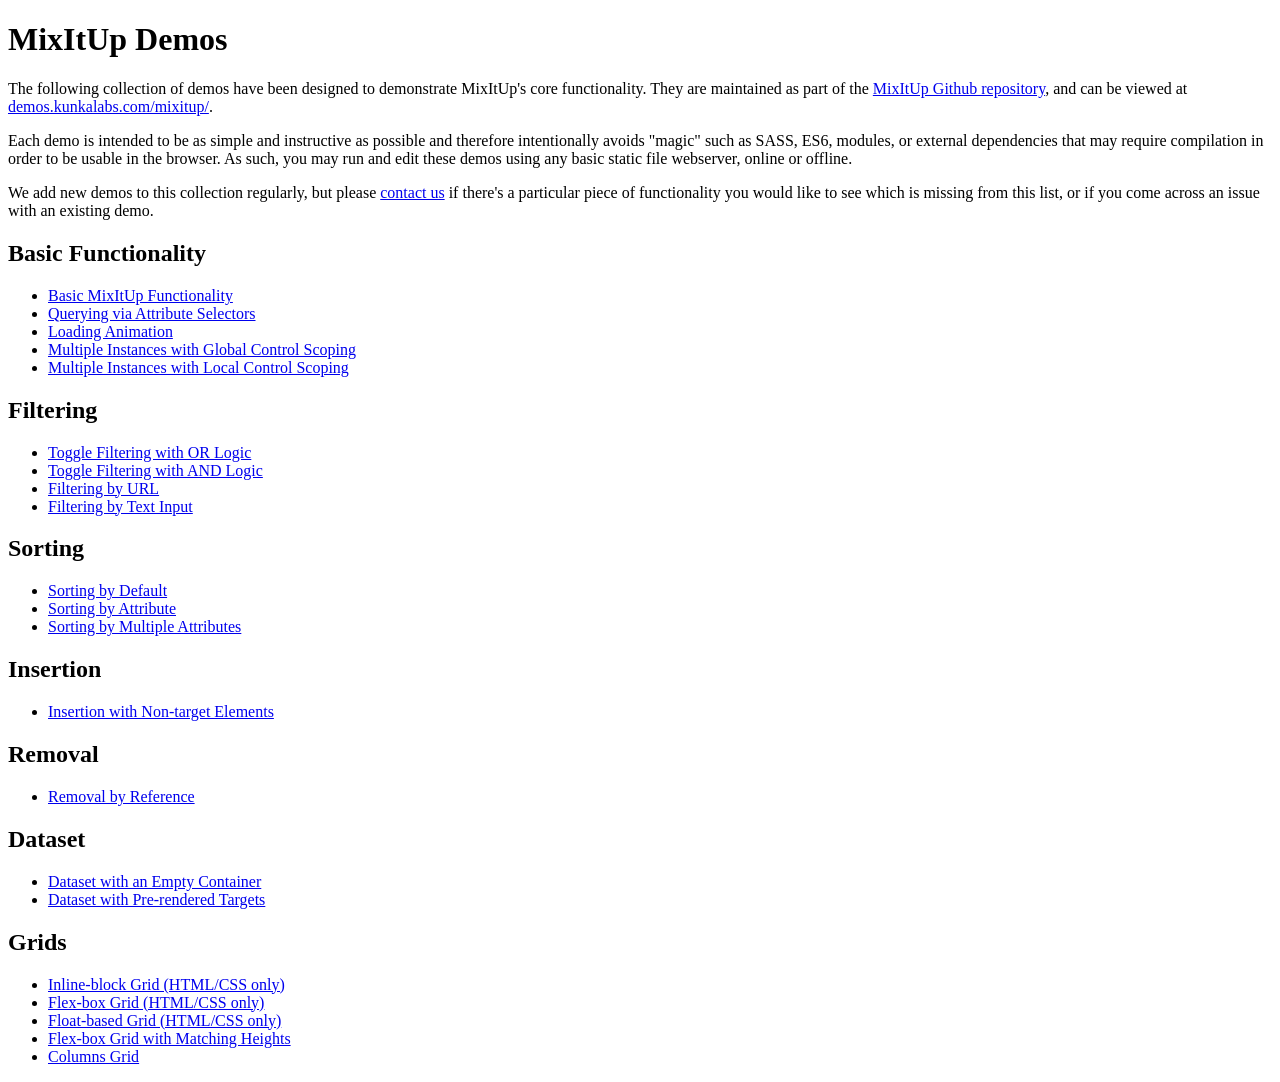
<file: Carting ( Rating & Filter)/mixitup-3/demos/index.html>
<!DOCTYPE html>
<html>
    <head>
        <title>MixItUp Demos</title>
    </head>
    <body>
        <h1>MixItUp Demos</h1>

        <p>The following collection of demos have been designed to demonstrate MixItUp's core functionality. They are maintained as part of the <a href="https://github.com/patrickkunka/mixitup/tree/v3/demos">MixItUp Github repository</a>, and can be viewed at <a href="http://demos.kunkalabs.com/mixitup">demos.kunkalabs.com/mixitup/</a>.</p>

        <p>Each demo is intended to be as simple and instructive as possible and therefore intentionally avoids "magic" such as SASS, ES6, modules, or external dependencies that may require compilation in order to be usable in the browser. As such, you may run and edit these demos using any basic static file webserver, online or offline.</p>

        <p>We add new demos to this collection regularly, but please <a href="https://www.kunkalabs.com/contact-us/">contact us</a> if there's a particular piece of functionality you would like to see which is missing from this list, or if you come across an issue with an existing demo.</p>

        <h2>Basic Functionality</h2>

        <ul>
            <li><a href="./basic/">Basic MixItUp Functionality</a></li>
            <li><a href="./attribute-selectors/">Querying via Attribute Selectors</a></li>
            <li><a href="./loading-animation/">Loading Animation</a></li>
            <li><a href="./multiple-instances-global-control-scoping/">Multiple Instances with Global Control Scoping</a></li>
            <li><a href="./multiple-instances-local-control-scoping/">Multiple Instances with Local Control Scoping</a></li>
        </ul>

        <h2>Filtering</h2>

        <ul>
            <li><a href="./toggle-filtering-or-logic/">Toggle Filtering with OR Logic</a></li>
            <li><a href="./toggle-filtering-and-logic/">Toggle Filtering with AND Logic</a></li>
            <li><a href="./filtering-by-url/">Filtering by URL</a></li>
            <li><a href="./filtering-by-text-input/">Filtering by Text Input</a></li>
        </ul>

        <h2>Sorting</h2>

        <ul>
            <li><a href="./sorting-by-default/">Sorting by Default</a></li>
            <li><a href="./sorting-by-attribute/">Sorting by Attribute</a></li>
            <li><a href="./sorting-by-multiple-attributes/">Sorting by Multiple Attributes</a></li>
        </ul>

        <h2>Insertion</h2>

        <ul>
            <li><a href="./insertion-non-target-elements/">Insertion with Non-target Elements</a></li>
        </ul>

        <h2>Removal</h2>

        <ul>
            <li><a href="./removal-by-reference/">Removal by Reference</a></li>
        </ul>

        <h2>Dataset</h2>

        <ul>
            <li><a href="./dataset-empty-container/">Dataset with an Empty Container</a></li>
            <li><a href="./dataset-pre-rendered-targets/">Dataset with Pre-rendered Targets</a></li>
        </ul>

        <h2>Grids</h2>

        <ul>
            <li><a href="./grid-inline-block/">Inline-block Grid (HTML/CSS only)</a></li>
            <li><a href="./grid-flex-box/">Flex-box Grid (HTML/CSS only)</a></li>
            <li><a href="./grid-floats/">Float-based Grid (HTML/CSS only)</a></li>
            <li><a href="./grid-flex-box-matching-heights/">Flex-box Grid with Matching Heights</a></li>
            <li><a href="./grid-columns/">Columns Grid</a></li>
        </ul>
    </body>
</html>
</file>
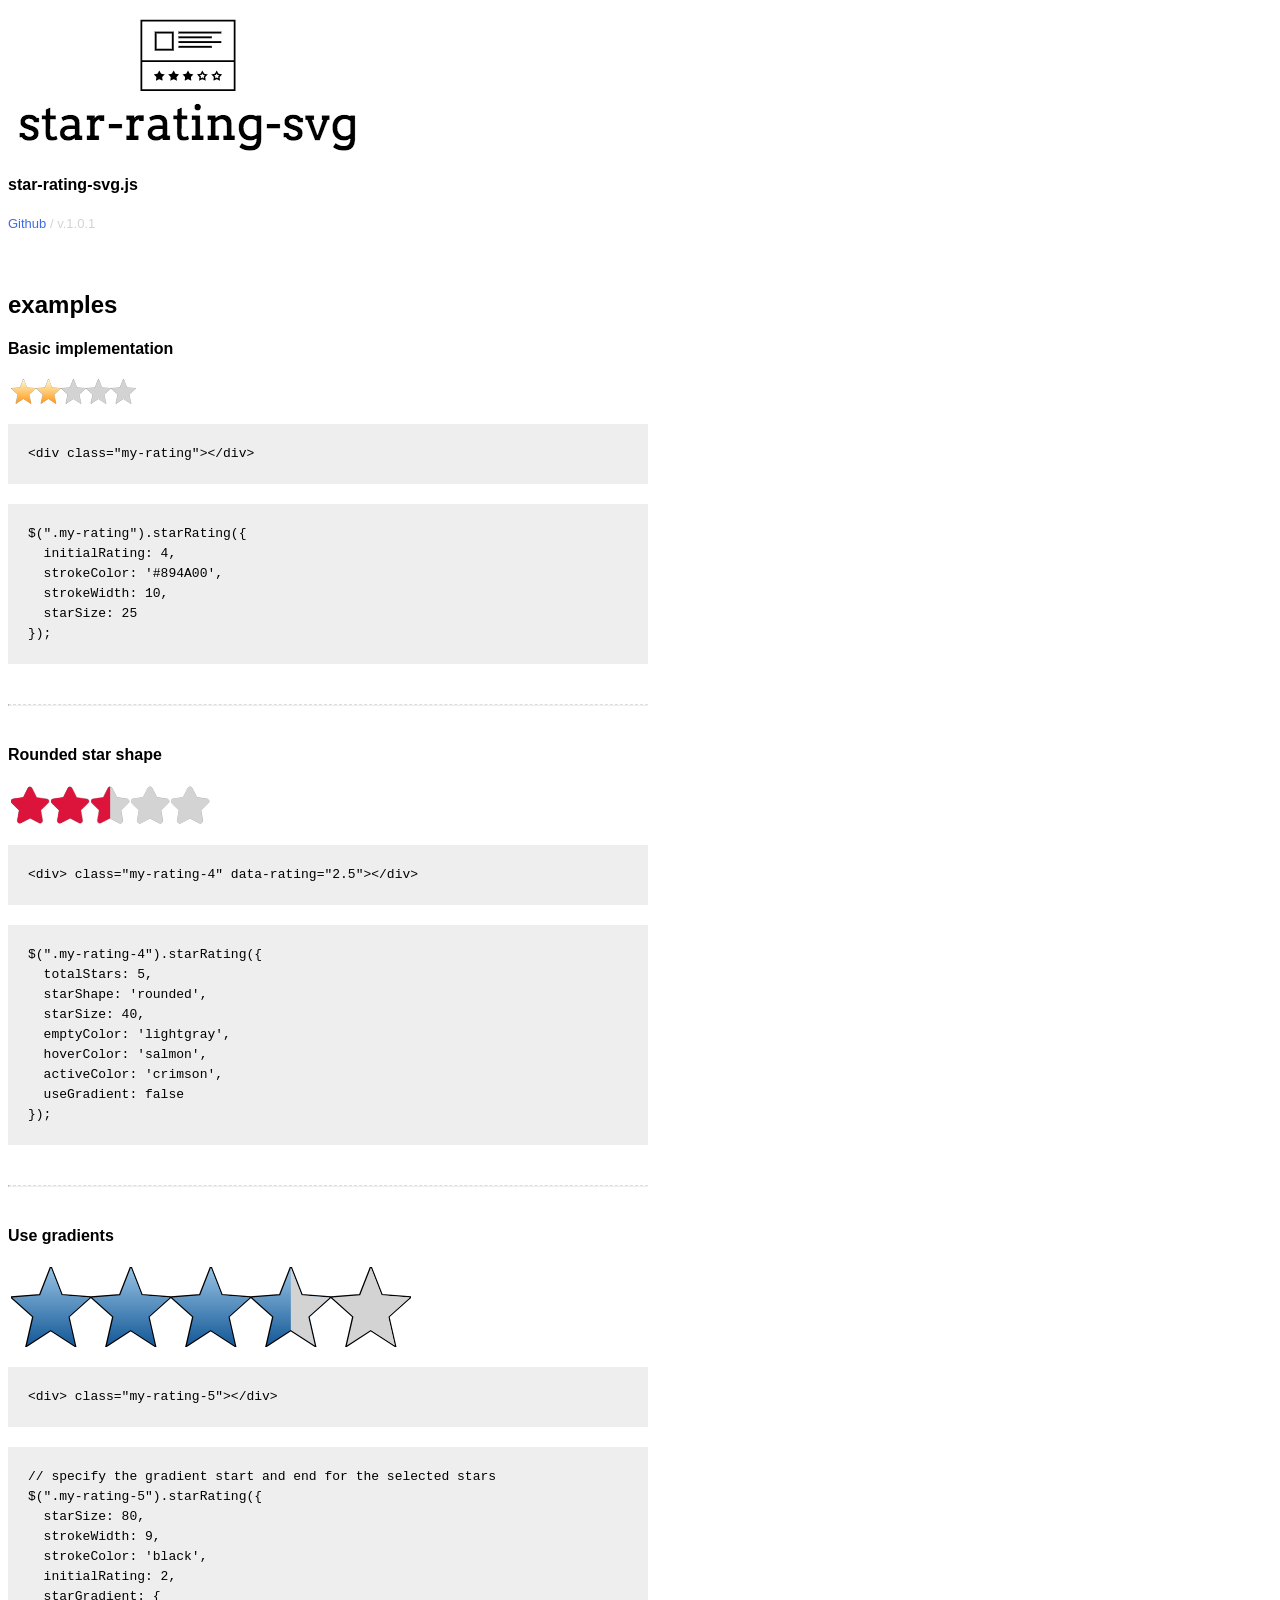
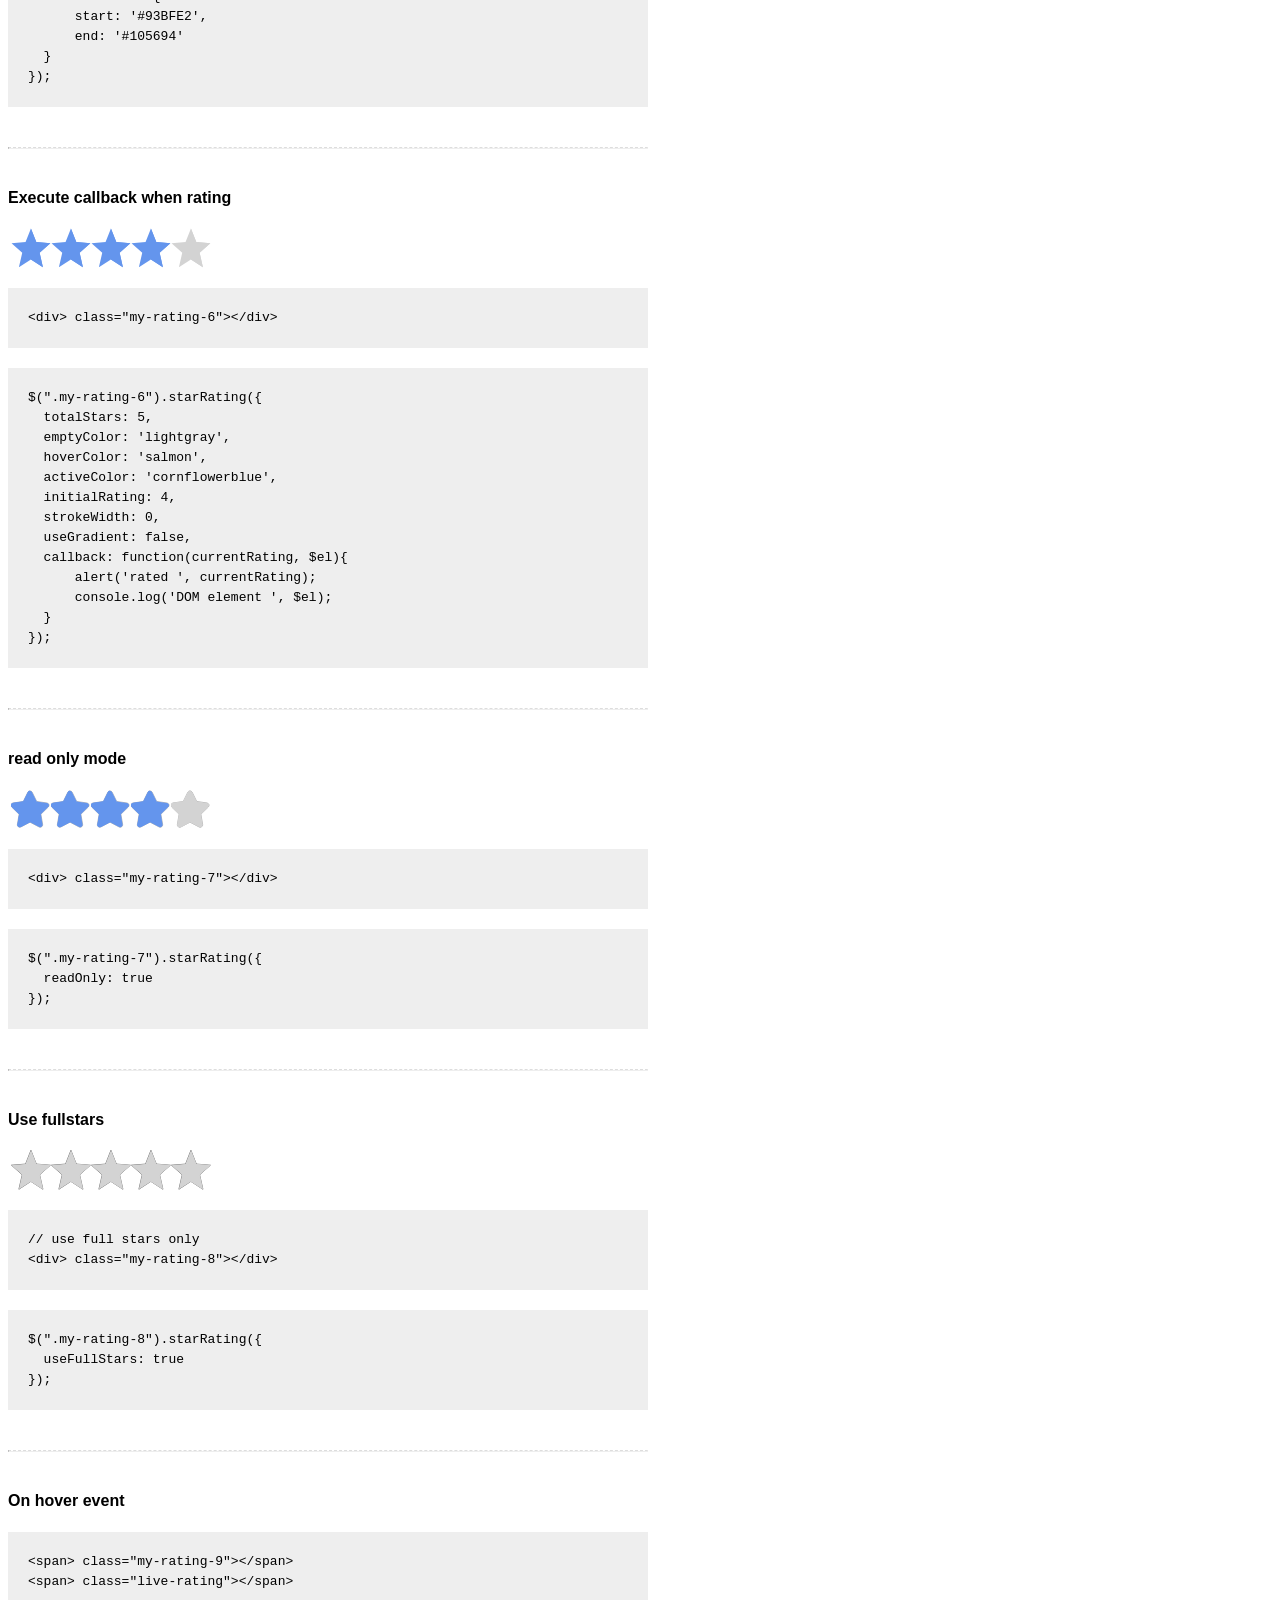
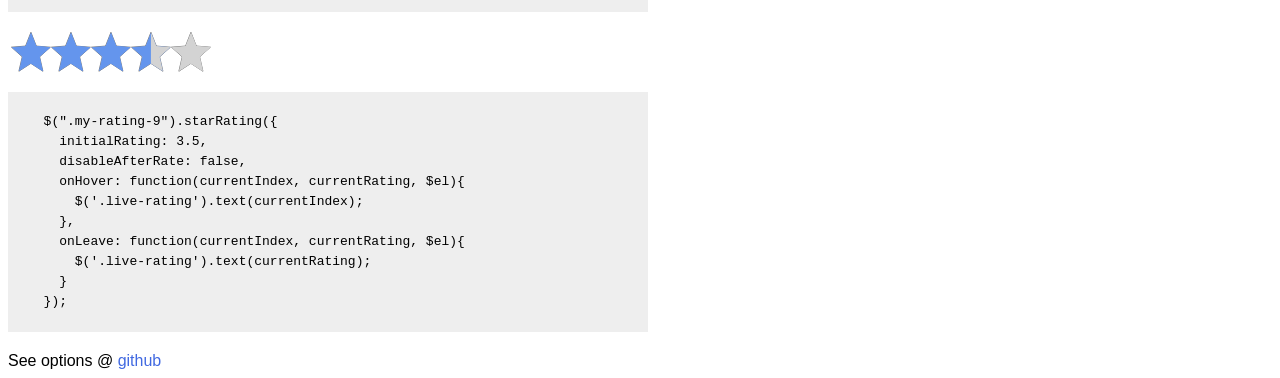
<file: Carting ( Rating & Filter)/star-rating-svg/demo/index.html>
<DOCTYPE html>
<html>
<head>
    <title>starRating, star rating jquery plugin</title>
    <script src="js/jquery-3.1.0.min.js"></script>
    <script src="https://google-code-prettify.googlecode.com/svn/loader/run_prettify.js"></script>
    <link rel="stylesheet" type="text/css" href="../src/css/star-rating-svg.css">
    <link rel="stylesheet" type="text/css" href="css/demo.css">

</head>
<body>

<div class="content">
<div class="logo">
	<img src="img/star-rating-svg-logo.png" alt="star-rating-svg-logo" />
</div>
<h4>star-rating-svg.js</h4>
<div class="info"><a href="https://github.com/nashio/star-rating-svg/">Github</a>&nbsp;/&nbsp;v.1.0.1
<iframe src="https://ghbtns.com/github-btn.html?user=nashio&repo=star-rating-svg&type=star&count=true&size=medium" frameborder="0" scrolling="0" width="160px" height="30px"></iframe>
</div>

<h2>examples</h2>


<!-- example with label -->
<h4>Basic implementation</h4>
<div class="my-rating jq-stars"></div>

<pre class="pre-show prettyprint">
&lt;div class="my-rating">&lt;/div&gt;
</pre>

<pre class="pre-show prettyprint">
$(".my-rating").starRating({
  initialRating: 4,
  strokeColor: '#894A00',
  strokeWidth: 10,
  starSize: 25
});
</pre>

<hr>


<h4>Rounded star shape</h4>

<!-- example grabing rating from markup -->
<div class="my-rating-4" data-rating="2.5"></div>

<pre class="pre-show prettyprint">
&lt;div&gt; class="my-rating-4" data-rating="2.5">&lt;/div&gt;
</pre>


<pre class="pre-show prettyprint">
$(".my-rating-4").starRating({
  totalStars: 5,
  starShape: 'rounded',
  starSize: 40,
  emptyColor: 'lightgray',
  hoverColor: 'salmon',
  activeColor: 'crimson',
  useGradient: false
});
</pre>

<hr>

<h4>Use gradients</h4>

<!-- example using gradient -->
<div class="my-rating-5" data-rating="3.3"></div>

<pre class="pre-show prettyprint">
&lt;div&gt; class="my-rating-5">&lt;/div&gt;
</pre>



<pre class="pre-show prettyprint">
// specify the gradient start and end for the selected stars
$(".my-rating-5").starRating({
  starSize: 80,
  strokeWidth: 9,
  strokeColor: 'black',
  initialRating: 2,
  starGradient: {
      start: '#93BFE2',
      end: '#105694'
  }
});
</pre>

<hr>

<h4>Execute callback when rating</h4>

<!-- example using callback -->
<div class="my-rating-6"></div>

<pre class="pre-show prettyprint">
&lt;div&gt; class="my-rating-6">&lt;/div&gt;
</pre>


<pre class="pre-show prettyprint">
$(".my-rating-6").starRating({
  totalStars: 5,
  emptyColor: 'lightgray',
  hoverColor: 'salmon',
  activeColor: 'cornflowerblue',
  initialRating: 4,
  strokeWidth: 0,
  useGradient: false,
  callback: function(currentRating, $el){
      alert('rated ', currentRating);
      console.log('DOM element ', $el);
  }
});
</pre>

<hr>

<h4>read only mode</h4>

<!-- example read-only -->
<div class="my-rating-7"></div>

<pre class="pre-show prettyprint">
&lt;div&gt; class="my-rating-7">&lt;/div&gt;
</pre>


<pre class="pre-show prettyprint">
$(".my-rating-7").starRating({
  readOnly: true
});
</pre>

<hr>

<!-- example fullstars -->

<h4>Use fullstars</h4>

<div class="my-rating-8"></div>

<pre class="pre-show prettyprint">
// use full stars only
&lt;div&gt; class="my-rating-8">&lt;/div&gt;
</pre>


<pre class="pre-show prettyprint">
$(".my-rating-8").starRating({
  useFullStars: true
});
</pre>

<hr>

<h4>On hover event</h4>

<pre class="pre-show prettyprint">
&lt;span&gt; class="my-rating-9">&lt;/span&gt;
&lt;span&gt; class="live-rating">&lt;/span&gt;
</pre>

<!-- example using callback -->
<span class="my-rating-9"></span>
<span class="live-rating"></span>

<pre class="pre-show prettyprint">
  $(".my-rating-9").starRating({
    initialRating: 3.5,
    disableAfterRate: false,
    onHover: function(currentIndex, currentRating, $el){
      $('.live-rating').text(currentIndex);
    },
    onLeave: function(currentIndex, currentRating, $el){
      $('.live-rating').text(currentRating);
    }
  });
</pre>


<div class="options">
    See options @ <a href="https://github.com/nashio/star-rating-svg/">github</a>
</div>


<script>
$(function() {

  // basic use comes with defaults values
  $(".my-rating").starRating({
    initialRating: 2,
    starSize: 25
  });

  $(".my-rating-2").starRating({
    totalStars: 5,
    starSize: 30,
    starShape: 'rounded',
    emptyColor: 'lightgray',
    hoverColor: 'salmon',
    activeColor: 'crimson',
    useGradient: false
  });

  // example grabing rating from markup, and custom colors
  $(".my-rating-4").starRating({
    totalStars: 5,
    starShape: 'rounded',
    starSize: 40,
    emptyColor: 'lightgray',
    hoverColor: 'salmon',
    activeColor: 'crimson',
    useGradient: false
  });

  // specify the gradient start and end for the selected stars
  $(".my-rating-5").starRating({
    starSize: 80,
    strokeWidth: 10,
    strokeColor: 'black',
    initialRating: 2,
    starGradient: {
      start: '#93BFE2',
      end: '#105694'
    },
  });

  $(".my-rating-6").starRating({
    totalStars: 5,
    emptyColor: 'lightgray',
    hoverColor: 'slategray',
    activeColor: 'cornflowerblue',
    initialRating: 4,
    strokeWidth: 0,
    useGradient: false,
    callback: function(currentRating, $el){
      alert('rated ' +  currentRating);
      console.log('DOM Element ', $el);
    }
  });

  $(".my-rating-7").starRating({
    initialRating: 4,
    readOnly: true,
    starShape: 'rounded'
  });

  $(".my-rating-8").starRating({
    useFullStars: true
  });

  $(".my-rating-9").starRating({
    initialRating: 3.5,
    disableAfterRate: false,
    onHover: function(currentIndex, currentRating, $el){
      console.log('index: ', currentIndex, 'currentRating: ', currentRating, ' DOM element ', $el);
      $('.live-rating').text(currentIndex);
    },
    onLeave: function(currentIndex, currentRating, $el){
      console.log('index: ', currentIndex, 'currentRating: ', currentRating, ' DOM element ', $el);
      $('.live-rating').text(currentRating);
    }
  });

});
</script>
<script src="../src/jquery.star-rating-svg.js"></script>
</body>
</html>
</file>
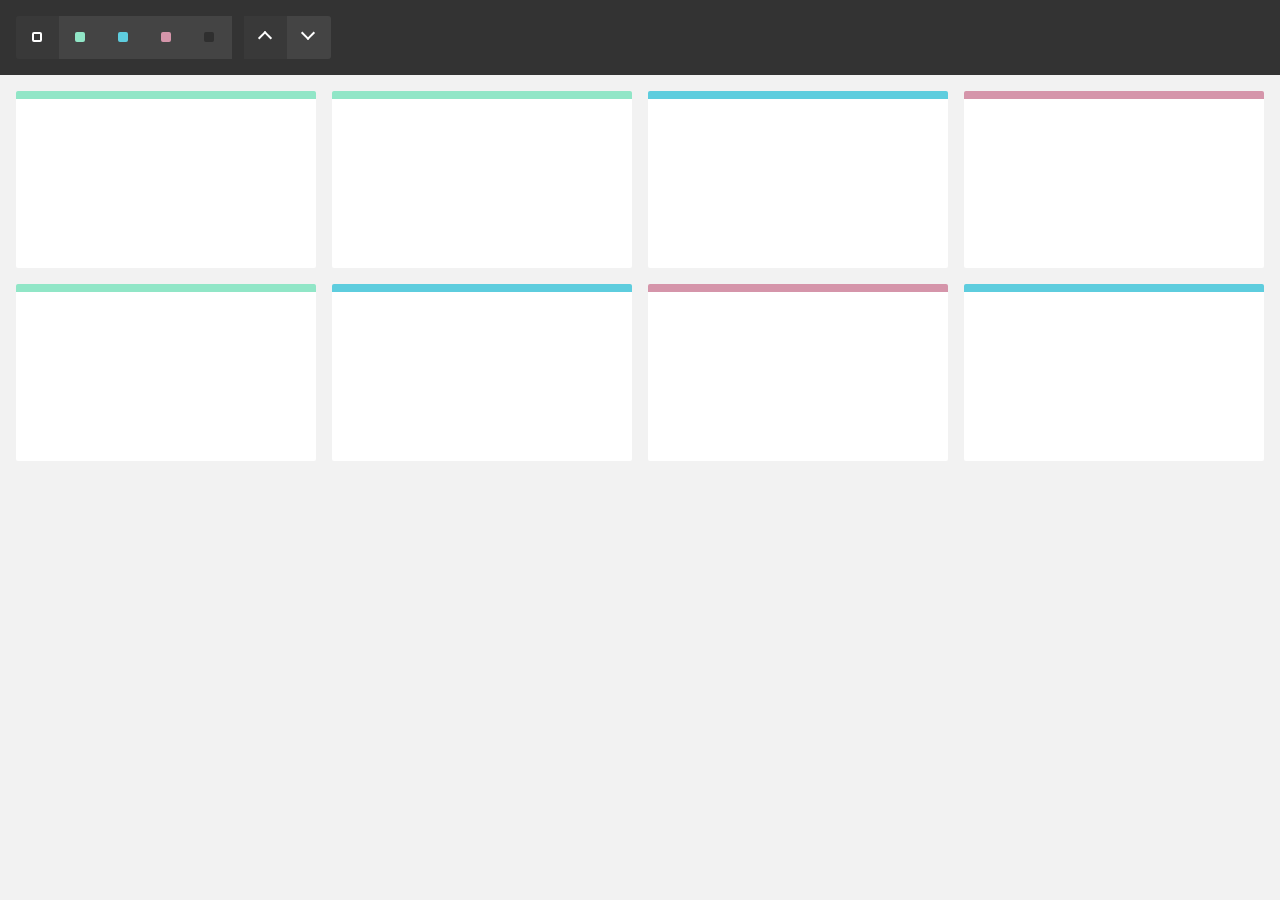
<file: Carting ( Rating & Filter)/mixitup-3/demos/attribute-selectors/index.html>
<!DOCTYPE html>
<html>
    <head>
        <meta name="viewport" content="width=device-width, initial-scale=1">

        <link href="../reset.css" rel="stylesheet"/>
        <link href="./style.css" rel="stylesheet"/>

        <title>MixItUp Demo - Querying via Attribute Selectors</title>
    </head>
    <body>
        <div class="controls">
            <button type="button" class="control" data-filter="all">All</button>
            <button type="button" class="control" data-filter=".green">Green</button>
            <button type="button" class="control" data-filter=".blue">Blue</button>
            <button type="button" class="control" data-filter=".pink">Pink</button>
            <button type="button" class="control" data-filter="none">None</button>

            <button type="button" class="control" data-sort="default:asc">Asc</button>
            <button type="button" class="control" data-sort="default:desc">Desc</button>
        </div>

        <div class="container" data-ref="mixitup-container">
            <div class="item green" data-ref="mixitup-target"></div>
            <div class="item green" data-ref="mixitup-target"></div>
            <div class="item blue" data-ref="mixitup-target"></div>
            <div class="item pink" data-ref="mixitup-target"></div>
            <div class="item green" data-ref="mixitup-target"></div>
            <div class="item blue" data-ref="mixitup-target"></div>
            <div class="item pink" data-ref="mixitup-target"></div>
            <div class="item blue" data-ref="mixitup-target"></div>

            <div class="gap"></div>
            <div class="gap"></div>
            <div class="gap"></div>
        </div>

        <script src="../mixitup.min.js"></script>

        <script>
            var containerEl = document.querySelector('[data-ref~="mixitup-container"]');

            var mixer = mixitup(containerEl, {
                selectors: {
                    target: '[data-ref~="mixitup-target"]'
                }
            });
        </script>
    </body>
</html>
</file>
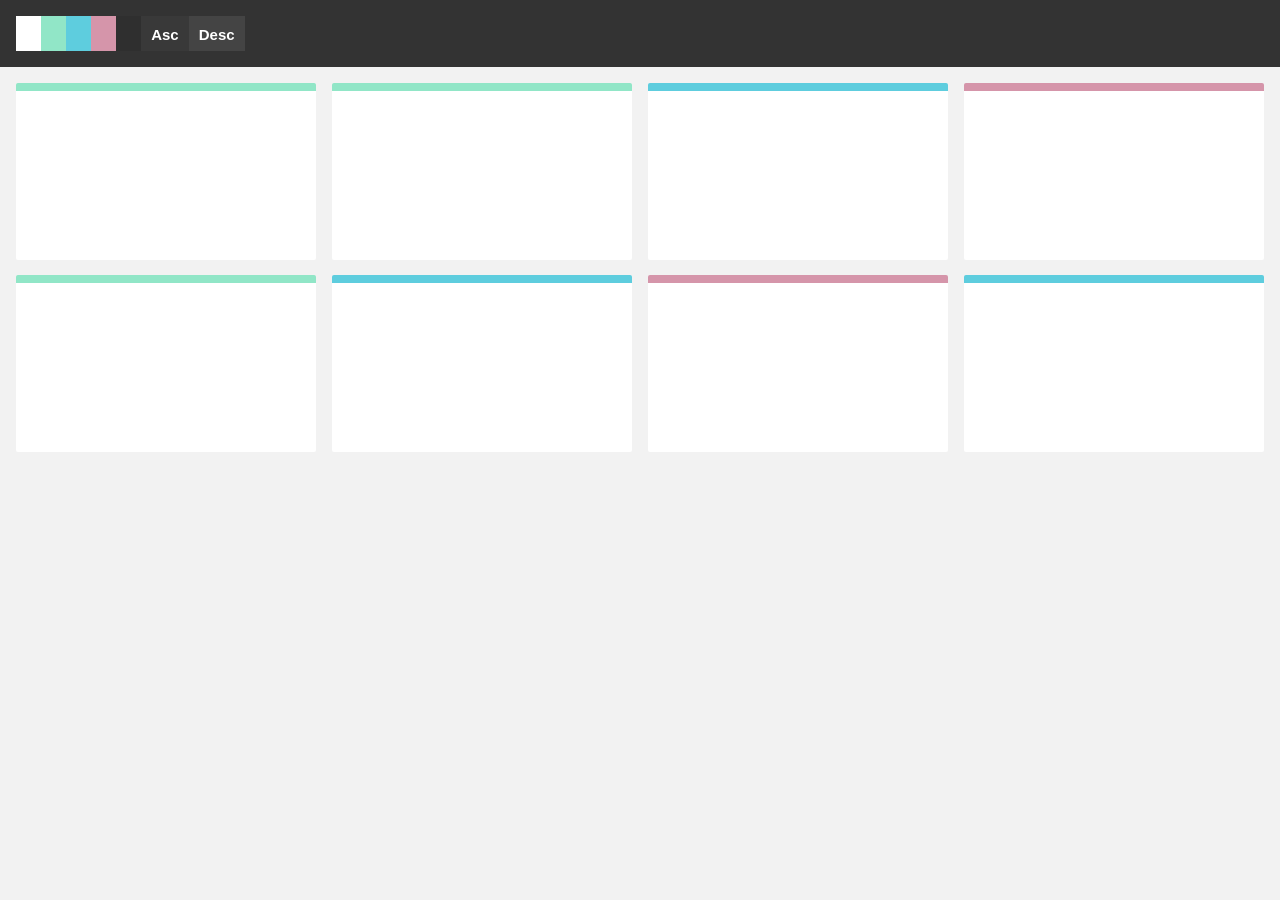
<file: Carting ( Rating & Filter)/mixitup-3/demos/basic-ie-8/index.html>
<!DOCTYPE html>
<html>
    <head>
        <meta name="viewport" content="width=device-width, initial-scale=1">

        <link href="../reset.css" rel="stylesheet"/>
        <link href="./style.css" rel="stylesheet"/>

        <title>MixItUp Demo - Basic (IE8 Compatible Layout)</title>
    </head>
    <body>
        <div class="controls">
            <button type="button" class="control" data-filter="all"></button>
            <button type="button" class="control" data-filter=".green"></button>
            <button type="button" class="control" data-filter=".blue"></button>
            <button type="button" class="control" data-filter=".pink"></button>
            <button type="button" class="control" data-filter="none"></button>

            <button type="button" class="control" data-sort="default:asc">Asc</button>
            <button type="button" class="control" data-sort="default:desc">Desc</button>
        </div>

        <div class="container">
            <div class="mix green"></div>
            <div class="mix green"></div>
            <div class="mix blue"></div>
            <div class="mix pink"></div>
            <div class="mix green"></div>
            <div class="mix blue"></div>
            <div class="mix pink"></div>
            <div class="mix blue"></div>

            <div class="gap"></div>
            <div class="gap"></div>
            <div class="gap"></div>
        </div>

        <script src="../mixitup.min.js"></script>

        <script>
            var containerEl = document.querySelector('.container');

            var mixer = mixitup(containerEl);
        </script>
    </body>
</html>
</file>
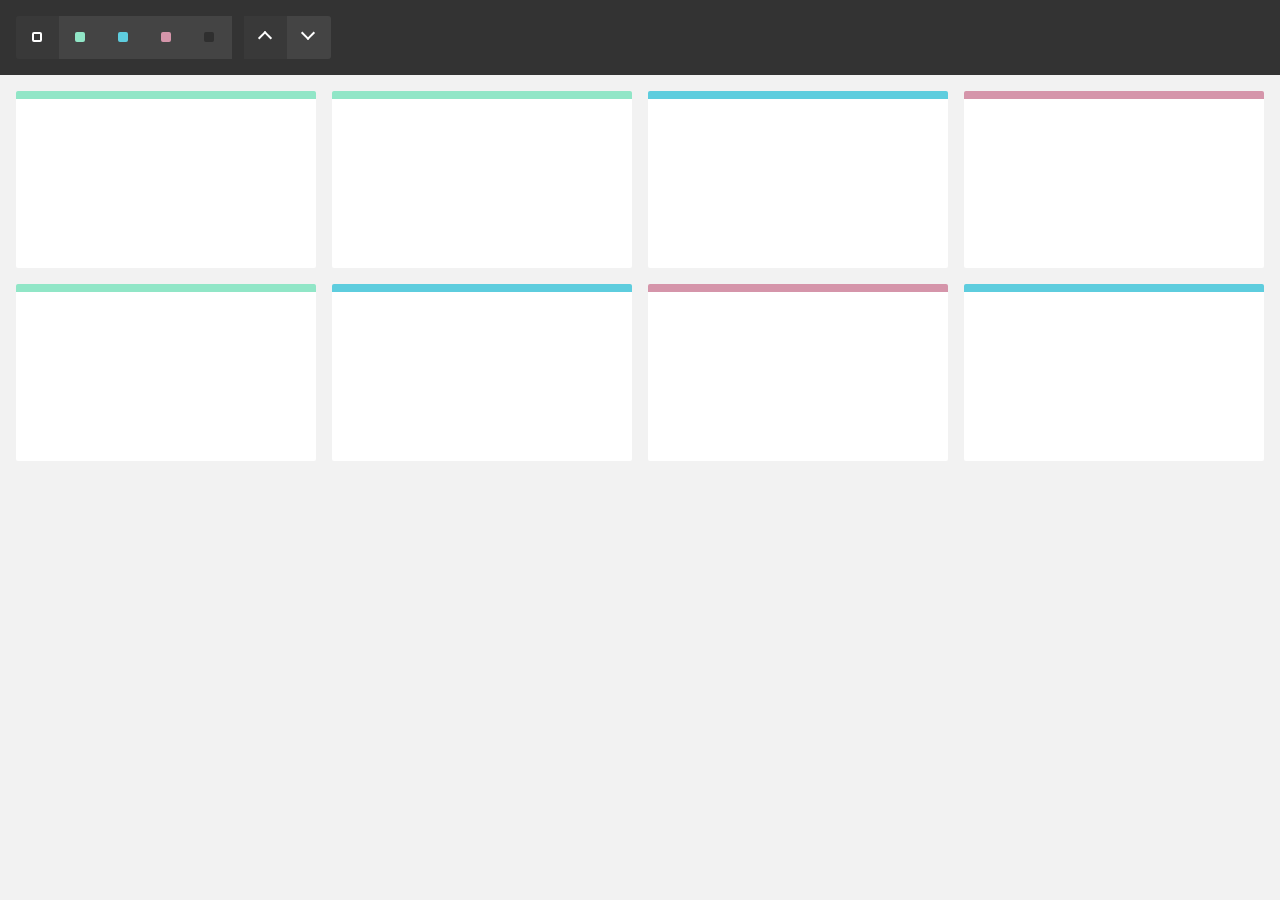
<file: Carting ( Rating & Filter)/mixitup-3/demos/basic/index.html>
<!DOCTYPE html>
<html>
    <head>
        <meta name="viewport" content="width=device-width, initial-scale=1">

        <link href="../reset.css" rel="stylesheet"/>
        <link href="./style.css" rel="stylesheet"/>

        <title>MixItUp Demo - Basic</title>
    </head>
    <body>
        <div class="controls">
            <button type="button" class="control" data-filter="all">All</button>
            <button type="button" class="control" data-filter=".green">Green</button>
            <button type="button" class="control" data-filter=".blue">Blue</button>
            <button type="button" class="control" data-filter=".pink">Pink</button>
            <button type="button" class="control" data-filter="none">None</button>

            <button type="button" class="control" data-sort="default:asc">Asc</button>
            <button type="button" class="control" data-sort="default:desc">Desc</button>
        </div>

        <div class="container">
            <div class="mix green"></div>
            <div class="mix green"></div>
            <div class="mix blue"></div>
            <div class="mix pink"></div>
            <div class="mix green"></div>
            <div class="mix blue"></div>
            <div class="mix pink"></div>
            <div class="mix blue"></div>

            <div class="gap"></div>
            <div class="gap"></div>
            <div class="gap"></div>
        </div>

        <script src="../mixitup.min.js"></script>

        <script>
            var containerEl = document.querySelector('.container');

            var mixer = mixitup(containerEl);
        </script>
    </body>
</html>
</file>
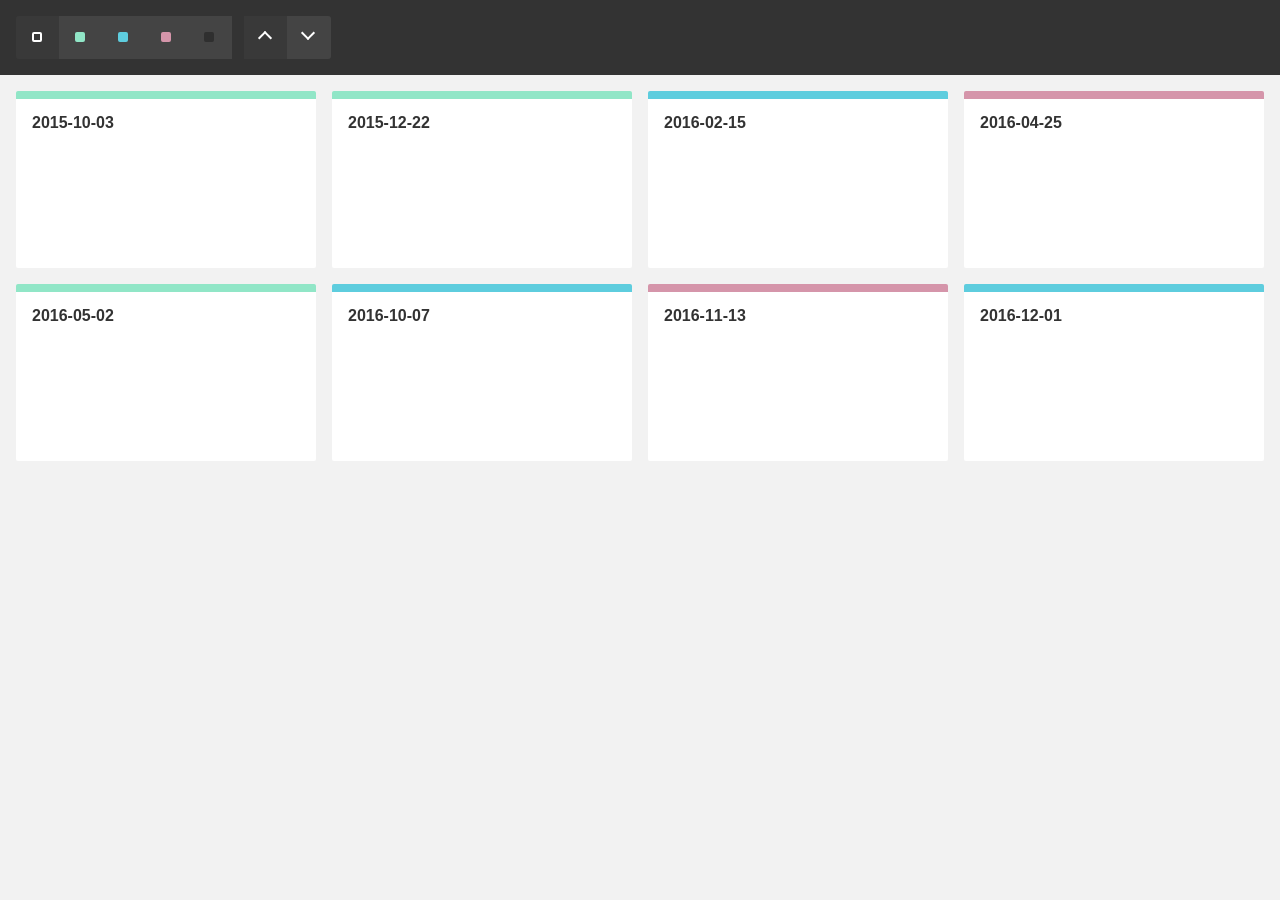
<file: Carting ( Rating & Filter)/mixitup-3/demos/dataset-empty-container/index.html>
<!DOCTYPE html>
<html>
    <head>
        <meta name="viewport" content="width=device-width, initial-scale=1">

        <link href="../reset.css" rel="stylesheet"/>
        <link href="./style.css" rel="stylesheet"/>

        <title>MixItUp Demo - Dataset with an Empty Container</title>
    </head>
    <body>
        <div class="controls" data-ref="controls">
            <button type="button" class="control control-filter" data-ref="filter" data-color="all">All</button>
            <button type="button" class="control control-filter" data-ref="filter" data-color="green">Green</button>
            <button type="button" class="control control-filter" data-ref="filter" data-color="blue">Blue</button>
            <button type="button" class="control control-filter" data-ref="filter" data-color="pink">Pink</button>
            <button type="button" class="control control-filter" data-ref="filter" data-color="none">None</button>

            <button type="button" class="control control-sort" data-ref="sort" data-key="publishedDate" data-order="asc">Asc</button>
            <button type="button" class="control control-sort" data-ref="sort" data-key="publishedDate" data-order="desc">Desc</button>
        </div>

        <div class="container" data-ref="container">
            <div class="gap" data-ref="first-gap"></div>
            <div class="gap"></div>
            <div class="gap"></div>
        </div>

        <script src="../mock-api.js"></script>
        <script src="../mixitup.min.js"></script>

        <script>
            // Typically, our data would live in a DB and be retrieved via a JSON API, but in
            // this demo we will create a mock dataset using an array literal:

            var items = [
                {
                    id: 1,
                    color: 'green',
                    publishedDate: '2015-10-03'
                },
                {
                    id: 2,
                    color: 'green',
                    publishedDate: '2015-12-22'
                },
                {
                    id: 3,
                    color: 'blue',
                    publishedDate: '2016-02-15'
                },
                {
                    id: 4,
                    color: 'pink',
                    publishedDate: '2016-04-25'
                },
                {
                    id: 5,
                    color: 'green',
                    publishedDate: '2016-05-02'
                },
                {
                    id: 6,
                    color: 'blue',
                    publishedDate: '2016-10-07'
                },
                {
                    id: 7,
                    color: 'pink',
                    publishedDate: '2016-11-13'
                },
                {
                    id: 8,
                    color: 'blue',
                    publishedDate: '2016-12-01'
                }
            ];

            // The `Api` class is not part of MixItUp and has been created to mock
            // the asyncronous fetching of data for this demo. To use it, we must
            // create an api instance, passing in our mock data to represent the
            // contents of a DB.

            var api = new Api(items);

            // As we'll be building and binding our own UI, we'll start with caching
            // references to any DOM elements we'll need to work with

            var controls  = document.querySelector('[data-ref="controls"]');
            var filters   = document.querySelectorAll('[data-ref="filter"]');
            var sorts     = document.querySelectorAll('[data-ref="sort"]');
            var container = document.querySelector('[data-ref="container"]');

            // "Gap" elements are used to maintain even columns in a justified grid. See our
            // "MixItUp Grid Layouts" tutorial for more information.

            var firstGap = document.querySelector('[data-ref="first-gap"]');

            // We'll need to keep track of our active current filter so
            // that we can sort within the current filter.

            var activeColor = '';

            // Instantiate and configure the mixer

            var mixer = mixitup(container, {
                selectors: {
                    target: '[data-ref="item"]' // Query targets with an attribute selector to keep our JS and styling classes seperate
                },
                layout: {
                    siblingAfter: firstGap // Ensure the first "gap" element is known to mixitup incase of insertion into an empty container
                },
                data: {
                    uidKey: 'id' // Our data model must have a unique id. In this case, its key is 'id'
                },
                render: { // We must provide a target render function incase we need to render new items not in the initial dataset (not used in this demo)
                    target: function(item) {
                        return '<div class="item ' + item.color + '" data-ref="item"><time class="published-date">' + item.publishedDate + '</time></div>';
                    }
                }
            });

            /**
             * A helper function to set an active styling class on an active button,
             * and remove it from its siblings at the same time.
             *
             * @param {HTMLElement} activeButton
             * @param {HTMLELement[]} siblings
             * @return {void}
             */

            function activateButton(activeButton, siblings) {
                var button;
                var i;

                for (i = 0; i < siblings.length; i++) {
                    button = siblings[i];

                    button.classList[button === activeButton ? 'add' : 'remove']('control-active');
                }
            }

            /**
             * A click handler to detect the type of button clicked, read off the
             * relevent attributes, call the API, and trigger a dataset operation.
             *
             * @param   {HTMLElement} button
             * @return  {void}
             */

            function handleButtonClick(button) {
                // Define default values for color, sortBy and order
                // incase they are not present in the clicked button

                var color  = activeColor;
                var sortBy = 'id';
                var order  = 'asc';

                // If button is already active, or an operation is in progress, ignore the click

                if (button.classList.contains('control-active') || mixer.isMixing()) return;

                // Else, check what type of button it is, if any

                if (button.matches('[data-ref="filter"]')) {
                    // Filter button

                    activateButton(button, filters);

                    color = activeColor = button.getAttribute('data-color');
                } else if (button.matches('[data-ref="sort"]')) {
                    // Sort button

                    activateButton(button, sorts);

                    sortBy = button.getAttribute('data-key');
                    order = button.getAttribute('data-order');
                } else {
                    // Not a button

                    return;
                }

                // Now that we have our color filter and sorting order, we can fetch some data from the API.

                api.get({
                    color: color,
                    $sort_by: sortBy,
                    $order: order
                })
                    .then(function(items) {
                        // Our api returns an array of items which we can send
                        // straight to our mixer using the .dataset() method

                        return mixer.dataset(items);
                    })
                    .then(function(state) {
                        console.log('fetched ' + state.activeDataset.length + ' items');
                    })
                    .catch(console.error.bind(console));
            }

            // We can now set up a handler to listen for "click" events on our UI buttons

            controls.addEventListener('click', function(e) {
                handleButtonClick(e.target);
            });

            // Set controls the active controls on startup to match the default filter and sort

            activateButton(controls.querySelector('[data-color="all"]'), filters);
            activateButton(controls.querySelector('[data-order="asc"]'), sorts);

            // Finally, load the full dataset into the mixer

            mixer.dataset(items)
                .then(function(state) {
                    console.log('loaded ' + state.activeDataset.length + ' items');
                });

            // NB: Always remember to destroy the instance with mixer.destroy() when your
            // component unmounts to ensure that event handlers are unbound and the
            // instance can be garbage collected.
        </script>
    </body>
</html>
</file>
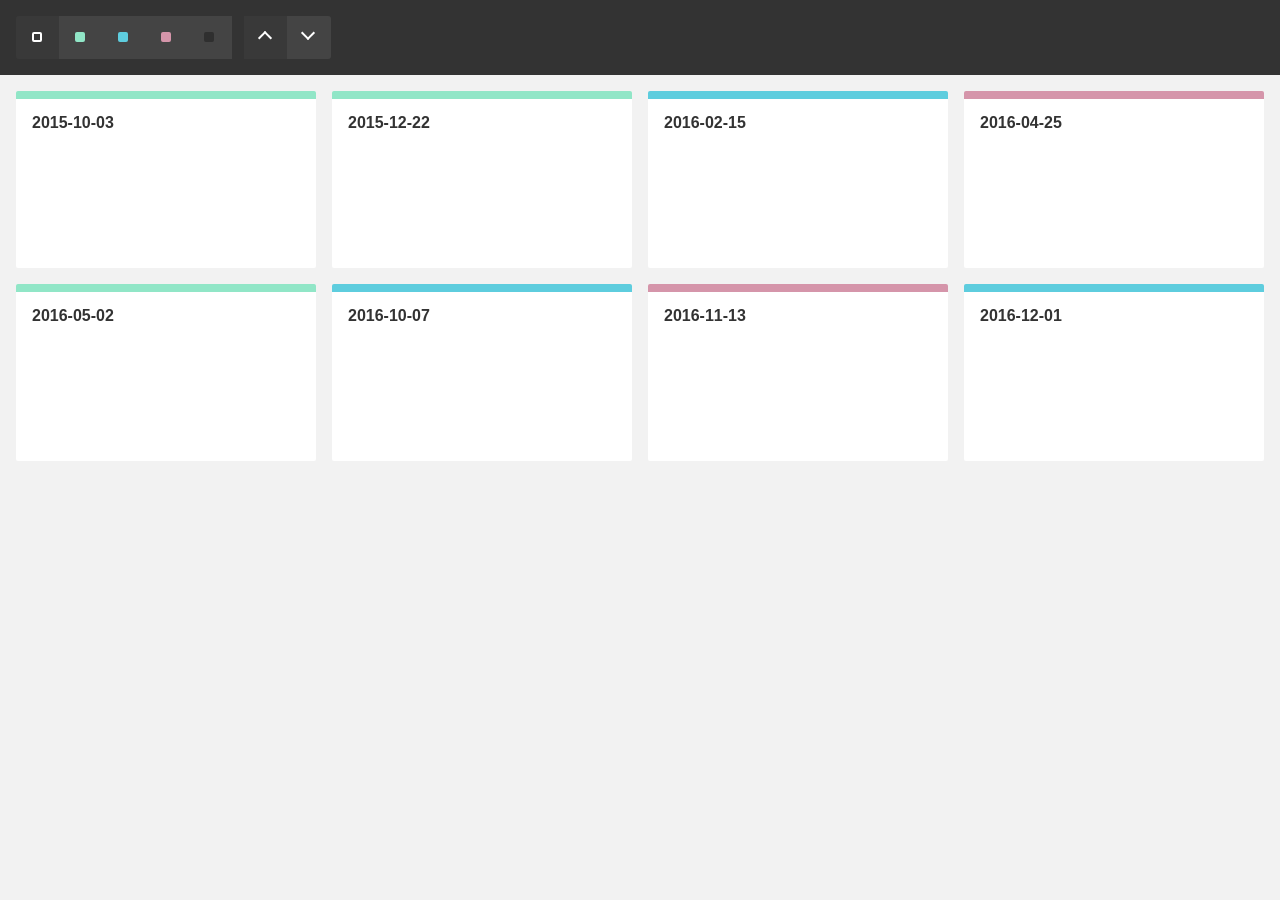
<file: Carting ( Rating & Filter)/mixitup-3/demos/dataset-pre-rendered-targets/index.html>
<!DOCTYPE html>
<html>
    <head>
        <meta name="viewport" content="width=device-width, initial-scale=1">

        <link href="../reset.css" rel="stylesheet"/>
        <link href="./style.css" rel="stylesheet"/>

        <title>MixItUp Demo - Dataset with Pre-rendered Targets</title>
    </head>
    <body>
        <div class="controls" data-ref="controls">
            <button type="button" class="control control-filter" data-ref="filter" data-color="all">All</button>
            <button type="button" class="control control-filter" data-ref="filter" data-color="green">Green</button>
            <button type="button" class="control control-filter" data-ref="filter" data-color="blue">Blue</button>
            <button type="button" class="control control-filter" data-ref="filter" data-color="pink">Pink</button>
            <button type="button" class="control control-filter" data-ref="filter" data-color="none">None</button>

            <button type="button" class="control control-sort" data-ref="sort" data-key="publishedDate" data-order="asc">Asc</button>
            <button type="button" class="control control-sort" data-ref="sort" data-key="publishedDate" data-order="desc">Desc</button>
        </div>

        <div class="container" data-ref="container">
            <div class="item green" data-ref="item">
                <time class="published-date">2015-10-03</time>
            </div>

            <div class="item green" data-ref="item">
                <time class="published-date">2015-12-22</time>
            </div>

            <div class="item blue" data-ref="item">
                <time class="published-date">2016-02-15</time>
            </div>

            <div class="item pink" data-ref="item">
                <time class="published-date">2016-04-25</time>
            </div>

            <div class="item green" data-ref="item">
                <time class="published-date">2016-05-02</time>
            </div>

            <div class="item blue" data-ref="item">
                <time class="published-date">2016-10-07</time>
            </div>

            <div class="item pink" data-ref="item">
                <time class="published-date">2016-11-13</time>
            </div>

            <div class="item blue" data-ref="item">
                <time class="published-date">2016-12-01</time>
            </div>

            <div class="gap" data-ref="first-gap"></div>
            <div class="gap"></div>
            <div class="gap"></div>
        </div>

        <script src="../mock-api.js"></script>
        <script src="../mixitup.min.js"></script>

        <script>
            // Typically, our data would live in a DB and be retrieved via a JSON API, but in
            // this demo we will create a mock dataset using an array literal.

            // You will notice that this data exactly matches our pre-rendered targets.

            var items = [
                {
                    id: 1,
                    color: 'green',
                    publishedDate: '2015-10-03'
                },
                {
                    id: 2,
                    color: 'green',
                    publishedDate: '2015-12-22'
                },
                {
                    id: 3,
                    color: 'blue',
                    publishedDate: '2016-02-15'
                },
                {
                    id: 4,
                    color: 'pink',
                    publishedDate: '2016-04-25'
                },
                {
                    id: 5,
                    color: 'green',
                    publishedDate: '2016-05-02'
                },
                {
                    id: 6,
                    color: 'blue',
                    publishedDate: '2016-10-07'
                },
                {
                    id: 7,
                    color: 'pink',
                    publishedDate: '2016-11-13'
                },
                {
                    id: 8,
                    color: 'blue',
                    publishedDate: '2016-12-01'
                }
            ];

            // The `Api` class is not part of MixItUp and has been created to mock
            // the asyncronous fetching of data for this demo. To use it, we must
            // create an api instance, passing in our mock data to represent the
            // contents of a DB.

            var api = new Api(items);

            // As we'll be building and binding our own UI, we'll start with caching
            // references to any DOM elements we'll need to work with

            var controls  = document.querySelector('[data-ref="controls"]');
            var filters   = document.querySelectorAll('[data-ref="filter"]');
            var sorts     = document.querySelectorAll('[data-ref="sort"]');
            var container = document.querySelector('[data-ref="container"]');

            // "Gap" elements are used to maintain even columns in a justified grid. See our
            // "MixItUp Grid Layouts" tutorial for more information.

            var firstGap = document.querySelector('[data-ref="first-gap"]');

            // We'll need to keep track of our active current filter so
            // that we can sort within the current filter.

            var activeColor = '';

            // Instantiate and configure the mixer

            var mixer = mixitup(container, {
                selectors: {
                    target: '[data-ref="item"]' // Query targets with an attribute selector to keep our JS and styling classes seperate
                },
                layout: {
                    siblingAfter: firstGap // Ensure the first "gap" element is known to mixitup incase of insertion into an empty container
                },
                load: {
                    dataset: items // As we have pre-rendered targets, we must "prime" MixItUp with their underlying data
                },
                data: {
                    uidKey: 'id' // Our data model must have a unique id. In this case, its key is 'id'
                },
                render: { // We must provide a target render function incase we need to render new items not in the initial dataset (not used in this demo)
                    target: function(item) {
                        return '<div class="item ' + item.color + '" data-ref="item"><time class="published-date">' + item.publishedDate + '</time></div>';
                    }
                }
            });

            /**
             * A helper function to set an active styling class on an active button,
             * and remove it from its siblings at the same time.
             *
             * @param {HTMLElement} activeButton
             * @param {HTMLELement[]} siblings
             * @return {void}
             */

            function activateButton(activeButton, siblings) {
                var button;
                var i;

                for (i = 0; i < siblings.length; i++) {
                    button = siblings[i];

                    button.classList[button === activeButton ? 'add' : 'remove']('control-active');
                }
            }

            /**
             * A click handler to detect the type of button clicked, read off the
             * relevent attributes, call the API, and trigger a dataset operation.
             *
             * @param   {HTMLElement} button
             * @return  {void}
             */

            function handleButtonClick(button) {
                // Define default values for color, sortBy and order
                // incase they are not present in the clicked button

                var color  = activeColor;
                var sortBy = 'id';
                var order  = 'asc';

                // If button is already active, or an operation is in progress, ignore the click

                if (button.classList.contains('control-active') || mixer.isMixing()) return;

                // Else, check what type of button it is, if any

                if (button.matches('[data-ref="filter"]')) {
                    // Filter button

                    activateButton(button, filters);

                    color = activeColor = button.getAttribute('data-color');
                } else if (button.matches('[data-ref="sort"]')) {
                    // Sort button

                    activateButton(button, sorts);

                    sortBy = button.getAttribute('data-key');
                    order = button.getAttribute('data-order');
                } else {
                    // Not a button

                    return;
                }

                // Now that we have our color filter and sorting order, we can fetch some data from the API.

                api.get({
                    color: color,
                    $sort_by: sortBy,
                    $order: order
                })
                    .then(function(items) {
                        // Our api returns an array of items which we can send
                        // straight to our mixer using the .dataset() method

                        return mixer.dataset(items);
                    })
                    .then(function(state) {
                        console.log('fetched ' + state.activeDataset.length + ' items');
                    })
                    .catch(console.error.bind(console));
            }

            // We can now set up a handler to listen for "click" events on our UI buttons

            controls.addEventListener('click', function(e) {
                handleButtonClick(e.target);
            });

            // Set controls the active controls on startup to match the default filter and sort

            activateButton(controls.querySelector('[data-color="all"]'), filters);
            activateButton(controls.querySelector('[data-order="asc"]'), sorts);

            // NB: Always remember to destroy the instance with mixer.destroy() when your
            // component unmounts to ensure that event handlers are unbound and the
            // instance can be garbage collected.
        </script>
    </body>
</html>
</file>
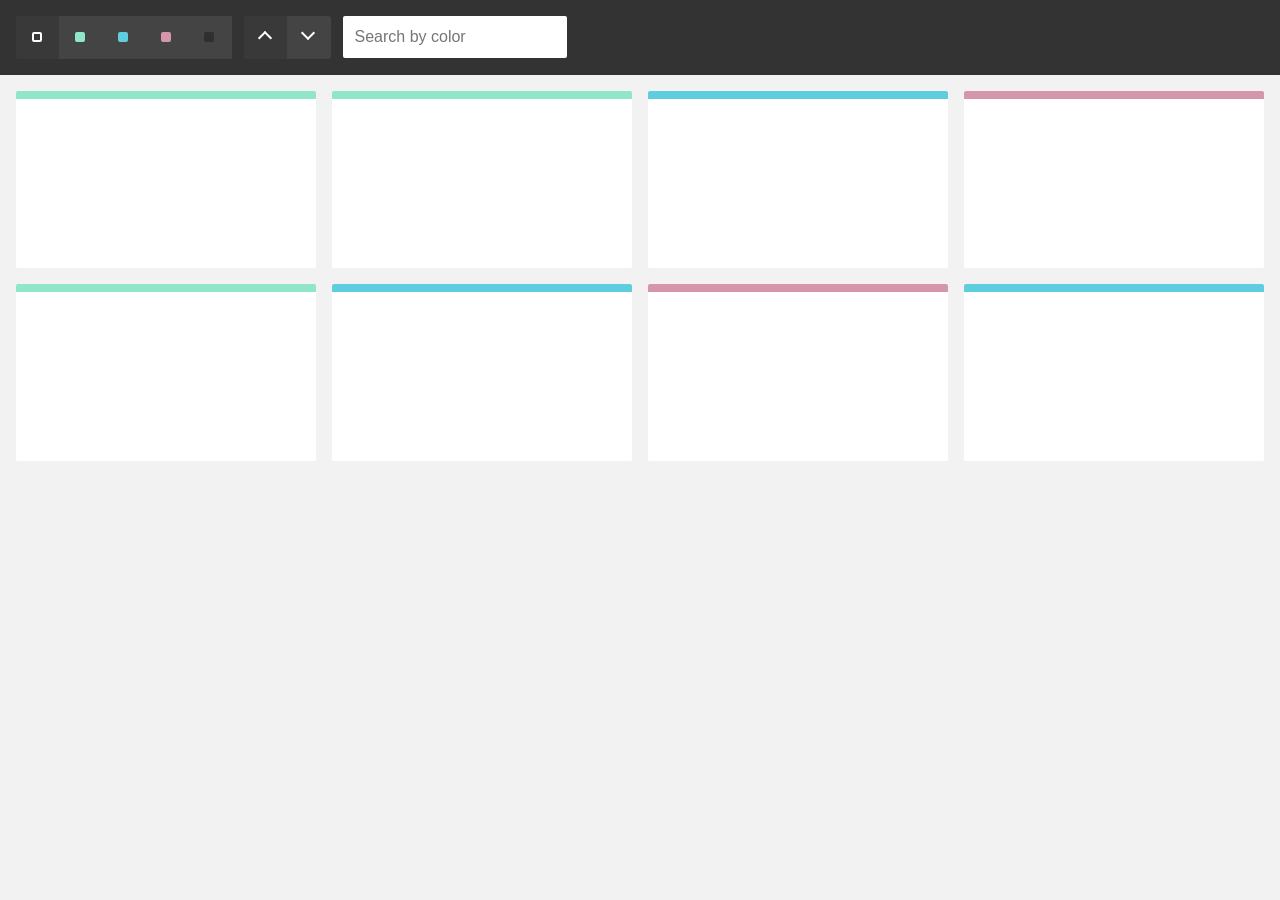
<file: Carting ( Rating & Filter)/mixitup-3/demos/filtering-by-text-input/index.html>
<!DOCTYPE html>
<html>
    <head>
        <meta name="viewport" content="width=device-width, initial-scale=1">

        <link href="../reset.css" rel="stylesheet"/>
        <link href="./style.css" rel="stylesheet"/>

        <title>MixItUp Demo - Filtering by Text Input</title>
    </head>
    <body>
        <div class="controls">
            <button type="button" class="control" data-filter="all">All</button>
            <button type="button" class="control" data-filter=".green">Green</button>
            <button type="button" class="control" data-filter=".blue">Blue</button>
            <button type="button" class="control" data-filter=".pink">Pink</button>
            <button type="button" class="control" data-filter="none">None</button>

            <button type="button" class="control" data-sort="default:asc">Asc</button>
            <button type="button" class="control" data-sort="default:desc">Desc</button>

            <input type="text" class="input" data-ref="input-search" placeholder="Search by color"/>
        </div>

        <div class="container" data-ref="container">
            <div class="mix green"></div>
            <div class="mix green"></div>
            <div class="mix blue"></div>
            <div class="mix pink"></div>
            <div class="mix green"></div>
            <div class="mix blue"></div>
            <div class="mix pink"></div>
            <div class="mix blue"></div>

            <div class="gap"></div>
            <div class="gap"></div>
            <div class="gap"></div>
        </div>

        <script src="../mixitup.min.js"></script>

        <script>
            var container = document.querySelector('[data-ref="container"]');
            var inputSearch = document.querySelector('[data-ref="input-search"]');
            var keyupTimeout;

            var mixer = mixitup(container, {
                animation: {
                    duration: 350
                },
                callbacks: {
                    onMixClick: function() {
                        // Reset the search if a filter is clicked

                        if (this.matches('[data-filter]')) {
                            inputSearch.value = '';
                        }
                    }
                }
            });

            // Set up a handler to listen for "keyup" events from the search input

            inputSearch.addEventListener('keyup', function() {
                var searchValue;

                if (inputSearch.value.length < 3) {
                    // If the input value is less than 3 characters, don't send

                    searchValue = '';
                } else {
                    searchValue = inputSearch.value.toLowerCase().trim();
                }

                // Very basic throttling to prevent mixer thrashing. Only search
                // once 350ms has passed since the last keyup event

                clearTimeout(keyupTimeout);

                keyupTimeout = setTimeout(function() {
                    filterByString(searchValue);
                }, 350);
            });

            /**
             * Filters the mixer using a provided search string, which is matched against
             * the contents of each target's "class" attribute. Any custom data-attribute(s)
             * could also be used.
             *
             * @param  {string} searchValue
             * @return {void}
             */

            function filterByString(searchValue) {
                if (searchValue) {
                    // Use an attribute wildcard selector to check for matches

                    mixer.filter('[class*="' + searchValue + '"]');
                } else {
                    // If no searchValue, treat as filter('all')

                    mixer.filter('all');
                }
            }
        </script>
    </body>
</html>
</file>
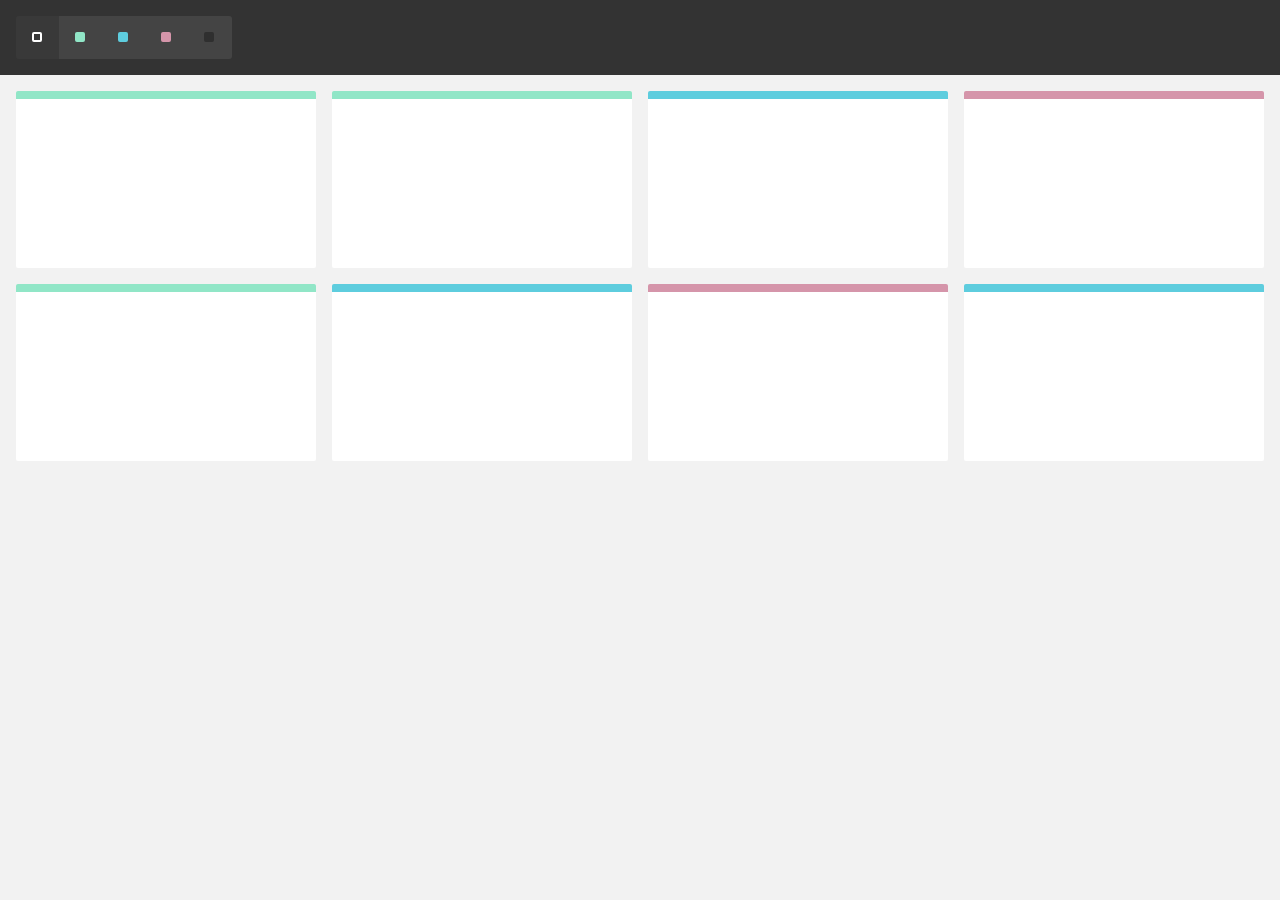
<file: Carting ( Rating & Filter)/mixitup-3/demos/filtering-by-url/index.html>
<!DOCTYPE html>
<html>
    <head>
        <meta name="viewport" content="width=device-width, initial-scale=1">

        <link href="../reset.css" rel="stylesheet"/>
        <link href="./style.css" rel="stylesheet"/>

        <title>MixItUp Demo - Filtering by URL</title>
    </head>
    <body>
        <div class="controls">
            <button type="button" class="control" data-filter="all">All</button>
            <button type="button" class="control" data-filter=".green">Green</button>
            <button type="button" class="control" data-filter=".blue">Blue</button>
            <button type="button" class="control" data-filter=".pink">Pink</button>
            <button type="button" class="control" data-filter="none">None</button>
        </div>

        <div class="container">
            <div class="mix green"></div>
            <div class="mix green"></div>
            <div class="mix blue"></div>
            <div class="mix pink"></div>
            <div class="mix green"></div>
            <div class="mix blue"></div>
            <div class="mix pink"></div>
            <div class="mix blue"></div>

            <div class="gap"></div>
            <div class="gap"></div>
            <div class="gap"></div>
        </div>

        <script src="../mixitup.min.js"></script>

        <script>
            // As we have no server-side application or routes, we will use
            // a URL "hash" for this demo, but we chould just as easily use
            // a URL route segment.

            // As we will use the target selector in several parts of the demo,
            // we will declare it as a variable here.

            var targetSelector = '.mix';

            /**
             * Reads a hash from the URL (if present), and converts it into a class
             * selector string. E.g "#green" -> ".green". Otherwise, defaults
             * to the targetSelector, equivalent to "all"
             *
             * @return {string}
             */

            function getSelectorFromHash() {
                var hash = window.location.hash.replace(/^#/g, '');

                var selector = hash ? '.' + hash : targetSelector;

                return selector;
            }

            /**
             * Updates the URL whenever the current filter changes.
             *
             * @param   {mixitup.State} state
             * @return  {void}
             */

            function setHash(state) {
                var selector = state.activeFilter.selector;
                var newHash = '#' + selector.replace(/^./g, '');

                if (selector === targetSelector && window.location.hash) {
                    // Equivalent to filter "all", remove the hash

                    history.pushState(null, document.title, window.location.pathname); // or history.replaceState()
                } else if (newHash !== window.location.hash && selector !== targetSelector) {
                    // Change the hash

                    history.pushState(null, document.title, window.location.pathname + newHash); // or history.replaceState()
                }
            }

            // Instantiate and configure the mixer

            var mixer = mixitup('.container', {
                selectors: {
                    target: targetSelector
                },
                load: {
                    filter: getSelectorFromHash() // Ensure that the mixer's initial filter matches the URL on startup
                },
                callbacks: {
                    onMixEnd: setHash // Call the setHash() method at the end of each operation
                }
            });

            // Add an "onhashchange" handler to keep the mixer in sync as the user goes
            // back and forward through their history.

            // NB: This may or may not be the desired behavior for your project. If you don't
            // want MixItUp operations to count as individual history items, simply use
            // 'replaceState()' instead of 'pushState()' within the 'setHash()' function above.
            // In which case this handler would no longer be neccessary.

            window.onhashchange = function() {
                var selector = getSelectorFromHash();

                if (selector === mixer.getState().activeFilter.selector) return; // no change

                mixer.filter(selector);
            };
        </script>
    </body>
</html>
</file>
<file: css/style.css>
@font-face{
    font-family: poppins;
    src: url("../font/Poppins-Medium.ttf");
}
body{
    margin: 0px;
    padding: 0px;
    font-family: poppins;
    scroll-behavior: smooth;
}
*{
    box-sizing: border-box;
}
ul{
    list-style: none;
}
a{
    text-decoration: none;
}
#main{
    width: 100%;
    height: 100vh;
    position: relative;
}
nav{
    display: flex;
    justify-content: space-around;
    align-items: center;
    position: fixed;
    left: 0;
    top: 0;
    width: 100%;
    z-index: 1;
    box-shadow: 10px 20px 30px rgba(0,0,0,0.02);
    background-color: #fff;
}
nav .menu-btn{
    display: none;
}
nav ul{
    display: flex;
}
nav ul li a{
    display: flex;
    padding: 0px 22px;
    margin: 3px;
    height: 40px;
    line-height: 43px;
    font-size: 0.8rem;
    font-weight: 500;
    text-transform: uppercase;
    color: #585b5b;
    letter-spacing: 1px;
}
nav ul li a:hover{
    background-color: #64bcf4;
    box-shadow: 5px 10px 30px rgba(24, 139, 199, 0.3);
    color: #fff;
    transition: all ease 0.2s;
}
.logo{
    display: flex;
    align-items: center;
    cursor: pointer;
}
.logo img{
    width: 45px;
    margin-top: -0.6rem;
    margin-right: 0.6rem;
}
.logo h3{
    font-size: 1.55rem;
    font-weight: 700;
    line-height: 1.2;
    color: #1c3548;
}
.btn{
    display: inline-block;
    padding: 0.9rem 1.9rem;
    box-shadow: 4px 10px 30px rgba(24, 139, 199, 0.2);
    border-radius: 20px;
    background-color: #64bcf4;
    color: #fff !important;
    text-transform: capitalize;
    transition: 0.3s;
}
.btn:hover{
    background-color: #5bacdf;
    transform: scale(1) !important;
}
.content{
    display: flex;
    justify-content: space-around;
    align-items: center;
    width: 90%;
    position: absolute;
    left: 50%;
    top: 50%;
    transform: translate(-50%, -50%);
}
.model{
    width: 500px;
    height: 500px;
}
.model img{
    width: 100%;
    height: 100%;
    object-fit: contain;
}
.main-text{
    width: 500px;
}
.main-text h1{
    font-size: 2.5rem;
    line-height: 60px;
    margin: 0px 0px 10px 0px;
    color: #1c3548;
}
.main-text p{
    color: #747474;
    line-height: 1.5;
}
/* impact */
#impact{
    display: flex;
    justify-content: space-around;
    align-items: center;
    width: 90%;
    margin: auto auto 50px auto;
}
.impact-text{
    width: 400px;
}
.impact-img{
    width: 600px;
    height: 600px;
}
.impact-img img{
    width: 100%;
    height: 100%;
    object-fit: contain;
}
.impact-heading span{
    color: #36b7b5;
    font-weight: 500;
    text-transform: uppercase;
    letter-spacing: 1px;
    font-size: 1rem;
}
.impact-heading h2{
    color: #1c3548;
    font-size: 2.5rem;
    margin: 0px;
    font-weight: 400;
    letter-spacing: 1px;
}
.impact-container{
    margin-top: 30px;
}
.impact-box{
    display: flex;
    margin: 25px 0px;
}
.i-box-icon{
    margin-right: 12px;
}
.i-box-icon i{
    display: flex;
    justify-content: center;
    align-items: center;
    width: 40px;
    height: 40px;
    border-radius: 50%;
    background-color: #f0f0f0;
    font-size: 1.1rem;
}
.i-box-text strong{
    color: #1c3548;
    margin: 0px;
    font-size: 0.9rem;
    font-weight: 600;
}
.i-box-text p{
    color: #747474;
    font-size: 0.9rem;
}
#services{
    width: 90%;
    margin: auto auto 50px auto;
}
.service-heading span,
.waste-heading span,
.comment-heading span{
    color: #36B7B5;
    font-weight: 500;
    text-transform: uppercase;
    font-size: 1.1rem;
    letter-spacing: 2px;
}
.service-heading h3,
.waste-heading h3,
.comment-heading h3,
#contact h3{
    margin: 0px;
    color: #1c3548;
    font-size: 3rem;
    font-weight: 400;
    letter-spacing: 1px;
}
.service-container{
    display: grid;
    grid-gap: 20px;
    grid-template-columns: 1fr 1fr;
    margin: 20px 0px;
}
.service-box{
    display: flex;
    justify-content: flex-start;
    align-items: center;
    padding: 20px 30px;
    border: 1px solid #f0f0f0;
    border-radius: 5px;
}
.s-box-icon{
    width: 100px;
    height: 80px;
    display: flex;
    justify-content: center;
    align-items: center;
    margin-right: 40px;
}
.s-box-icon svg{
    width: 100%;
    height: 100%;
    object-fit: contain;
    object-position: center;
}
.s-box-text{
    margin-right: auto;
}
.s-box-text strong{
    font-size: 1.2rem;
    color: #1c3548;
}
.s-box-text p{
    margin-top: 2px;
    font-size: 0.9rem;
    color: #747474;
}

/* waste */
#waste{
    display: flex;
    justify-content: center;
    align-items: center;
    flex-direction: column;
    margin: 100px auto 50px auto;
}
.waste-container{
    width: 90%;
    display: grid;
    grid-template-columns: 1fr 1fr 1fr 1fr;
    grid-template-rows: auto auto;
    margin: 20px 0px;
}
.waste-box{
    display: flex;
    justify-content: center;
    flex-direction: column;
    margin: 20px;
}
.waste-box i{
    font-size: 2.1rem;
    margin-bottom: 10px;
}
.waste-box strong{
    font-size: 1rem;
    font-weight: 600;
    color: #1c3548;
}
.waste-box p{
    color: #747474;
    font-size: 0.9rem;
}

/* comments */
#comment{
    width: 100%;
    border-top: 1px solid rgba(58, 58, 58, 0.03);
    border-bottom: 1px solid rgba(58, 58, 58, 0.03);
    padding: 50px 0px;
    background-position: center;
    background-size: 1000px;
}
.comment-heading{
    display: flex;
    justify-content: center;
    align-items: center;
    flex-direction: column;
}
.comment-container{
    display: flex;
    justify-content: center;
    align-items: center;
    flex-wrap: wrap;
    margin: 20px 0px;
}
.comment-box{
    display: flex;
    justify-content: center;
    align-items: center;
    flex-direction: column;
    width: 310px;
    height: 350px;
    background-color: #fff;
    border-radius: 10px;
    padding: 10px;
    margin: 20px;
    box-shadow: 5px 10px 30px rgba(0,0,0,0.08);
}
.comment-box img{
    width: 90px;
    height: 90px;
    border-radius: 50%;
    object-fit: cover;
}
.comment-box strong{
    margin: 10px 0px 0px 0px;
    font-size: 1.1rem;
    font-weight: 600;
    color: #1c3548;
}
.star{
    display: flex;
    margin: 10px 0px 10px 0px;
}
.comment-box p{
    display: block;
    display: -webkit-box;
    text-align: center;
    -webkit-line-clamp: 4;
    -webkit-box-orient: vertical;
    overflow: hidden;
    text-overflow: ellipsis;
    max-width: 80%;
    margin: 0px;
    font-size: 0.9rem;
    color: #747474;
}
.comment-box a{
    width: 150px;
    margin-top: 20px;
    border-radius: 0px;
}
.comment-box a:hover{
    transform: translateY(-10px);
    box-shadow: 5px 10px 30px rgba(0,0,0,0.1);
    transition: all ease 0.2s;
}

/* contact */
#contact{
    display: flex;
    flex-direction: column;
    justify-content: center;
    align-items: center;
    margin: 40px 0px;
}
#contact h3{
    font-size: 2.5rem;
    margin: 20px;
}
#contact img{
    height: 300px;
}
.contact-input{
    display: flex;
    justify-content: center;
    width: 400px;
    height: 50px;
    background-color: #fff;
    border-radius: 50px;
    box-shadow: 2px 2px 30px rgba(0,0,0,0.1);
}
.contact-input input{
    width: 100%;
    background-color: transparent;
    border: none;
    outline: none;
    text-align: center;
    color: #1c3548;
}
.contact-input a{
    display: flex;
    justify-content: center;
    align-items: center;
    margin: auto 10px;
    width: 200px;
    height: 35px;
    font-size: 0.9rem;
    font-weight: 500;
    border-radius: 20px;
    background-color: #64bcf4;
    color: #fff;
}

/* footer */
footer{
    box-sizing: border-box;
    display: flex;
    align-items: center;
    flex-direction: column;
    border-top: 1px solid rgba(232, 232, 232, 0.5);
    background-color: #fff;
}
.up-section{
    display: flex;
    justify-content: space-around;
    width: 90%;
    flex-wrap: wrap;
    margin: 5px;
    padding: 0px 20px;
}
.up-section h1{
    font-size: 1.1rem;
}
.up-section ul li a{
    padding-left: 0px;
    font-size: 0.9rem;
    color: #1c3548;
}
.up-section ul li p{
    font-size: 0.8rem;
}
.social{
    margin: 16px;
    padding-left: 40px;
}
.social-icon{
    display: flex;
    justify-content: center;
    align-items: center;
}
.social-icon a{
    width: 35px;
    height: 35px;
    margin: 0px 5px;
    box-shadow: 1px solid rgba(232, 232, 232, 0.5);
    display: flex;
    justify-content: center;
    align-items: center;
}
footer p{
    margin: 15px 0px;
    color:#5f5f5f;
    font-size: 0.9rem;
}
@media(max-width:1140px){
    .content{
        width: 100%;
    }
    .model{
        width: 400px;
        height: 400px;
    }
    .main-text, .model{
        margin: 10px;
    }
    .main-text h1{
        font-size: 3rem;
    }
    .impact-img{
        width: 400px;
        height: 400px;
    }
    .waste-container{
        width: 100%;
    }
    .comment-box{
        flex-grow: 0.5;
    }
    .service-container{
        grid-template-columns: 1fr;
    }
    #services,
    #waste{
        width: 100%;
        padding:0px 40px 0px 40px;
    }
}
@media(max-width:900px){
    nav{
        justify-content: space-between;
        height: 65px;
        padding: 0px 30px;
    }
    .logo img{
        height: 35px;
    }
    .menu{
        display: none;
        position: absolute;
        top: 65px;
        left: 0px;
        background-color: #ffff;
        border-bottom: 4px solid #64bcf4;
        width: 100%;
        padding: 0px;
        margin: 0px;
    }
    .menu li{
        width: 100%;
    }
    nav .menu li a{
        width: 100%;
        height: 40px;
        justify-content: center;
        align-items: center;
        margin: 0px;
        padding: 25px;
        border: 1px solid rgba(38, 38, 38, 0.03);
    }
    nav .menu-icon{
        cursor: pointer;
        float: right;
        padding: 28px 20px;
        position: relative;
        user-select: none;
    }
    nav .menu-icon .nav-icon{
        background-color: #333333;
        display: block;
        height: 2px;
        position: relative;
        transition: 0.2s ease-out;
        width: 18px;
    }
    nav .menu-icon .nav-icon:before,
    nav .menu-icon .nav-icon:after{
        background: #333;
        content: '';
        display: block;
        height: 100%;
        position: absolute;
        transition: all ease-out 0.2s;
        width: 100%;
    }
    nav .menu-icon .nav-icon::before{
        top: 5px;
    }
    nav .menu-icon .nav-icon:after{
        top: -5px;
    }
    nav .menu-btn:checked ~ .menu-icon .nav-icon{
        background: transparent;
    }
    nav .menu-btn:checked ~ .menu-icon .nav-icon:before{
        transform: rotate(-45deg);
        top:0;
    }
    nav .menu-btn:checked ~ .menu-icon .nav-icon:after{
        transform: rotate(45deg);
        top:0;
    }
    nav .menu-btn{
        display: none;
    }
    nav .menu-btn:checked ~ .menu{
        display: block;
    }
    #impact{
        width: 100%;
        justify-content: space-between;
        padding-left: 40px;
    }
    .impact-text{
        width: 400px;
    }
    .impact-img{
        width: 40%;
        height: 300px;
    }
    .impact-img img{
        object-fit: cover;
        object-position: left;
    }
    .waste-heading h3,
    .comment-heading h3,
    #contact h3{
        font-size: 2.2rem;
        text-align: center;
    }
    .waste-heading{
        text-align: center;
        padding: 0px 15px;
    }
    .waste-container{
        width: 95%;
    }
    .waste-container{
        /* width: 70%; */
        grid-template-columns: 1fr;
        grid-template-rows: auto;
    }
}
@media(max-width:720px){
    .model{
        display: none;
    }
    .main-text{
        width: 70%;
        position: absolute;
        left: 50%;
        top:50%;
        transform: translate(-50%, -50%);
    }
    #contact img{
        height: 200px;
    }
    footer p{
        text-align: center;
    }
    .up-section{
        flex-direction: column;
        justify-content: center;
        text-align: center;
    }
    .btn{
        margin: 0px;
    }
}
@media(max-width: 530px){
    .contact-input{
        width: 90%;
    }
    .impact-img{
        display: none;
    }
    .impact-text{
        width: 85%;
    }
    #impact{
        margin: 0px;
    }
    .service-box{
        flex-direction: column;
        text-align: center;
    }
    .service-icon{
        margin: 0px;
    }
    .service-text{
        margin: 10px 0px 0px 0px;
    }
}
</file>
<file: Type.js v1.0/type.js-master/css/styles.css>
/* 

Type.js CSS

Developed by Nathan Ford

INDEX
1. Reset
2. Clearfix
3. General styles

/* 1. Reset ---------------------------------------- */

html, body, div, span, object, iframe,
h1, h2, h3, h4, h5, h6, p, blockquote, pre,
abbr, address, cite, code,
del, dfn, em, img, ins, kbd, q, samp,
small, strong, sub, sup, var,
b, i,
dl, dt, dd, ol, ul, li,
fieldset, form, label, legend,
table, caption, tbody, tfoot, thead, tr, th, td,
article, aside, canvas, details, figcaption, figure, 
footer, header, hgroup, menu, nav, section, summary,
time, mark, audio, video {
	margin: 0;
	padding: 0;
	border: 0;
	outline: 0;
	font-size: 100%;
	vertical-align: baseline;
	background: transparent;
}

h1 {
	font-size: 3em;
	font-size: 4vw;
	max-font-size: 50px;
	min-font-size: 30px;
}

html {
	font-size: 62.5%;
}

body {
	line-height: 1;
}

article,aside,details,figcaption,figure,
footer,header,hgroup,menu,nav,section { 
	display: block;
}

nav ul {
	list-style: none;
}

blockquote, q {
	quotes: none;
}

blockquote:before, blockquote:after,
q:before, q:after {
	content: '';
	content: none;
}

a {
	margin: 0;
	padding: 0;
	font-size: 100%;
	vertical-align: baseline;
	background: transparent;
}

ins {
	background-color: #ff9;
	color: #000;
	text-decoration: none;
}

mark {
	background-color: #ff9;
	color: #000; 
	font-style: italic;
	font-weight: bold;
}

del {
	text-decoration: line-through;
}

abbr[title], dfn[title] {
	border-bottom: 1px dotted;
	cursor: help;
}

table {
	border-collapse: collapse;
	border-spacing: 0;
}

/* change border colour to suit your needs */
hr {
	display: block;
	height: 1px;
	border: 0;   
	border-top: 1px solid #cccccc;
	margin: 1em 0;
	padding: 0;
}

input, select {
	vertical-align:middle;
}

/* 2. Clearfix -------------------------------- */
/* More info: http://nicolasgallagher.com/micro-clearfix-hack/

For modern browsers */
.clearfix:before,
.clearfix:after {
    content: "";
    display: table;
}

.clearfix:after {
    clear: both;
}

/* For IE 6/7 (trigger hasLayout) */
.clearfix {
    zoom:1;
}

/* 3. General styles -------------------------------- */

@font-face {
  font-family: 'ClearSans';
  src: url('http://artequalswork.com/fonts/clearsans-new/WOFF2/clear-sub.woff2') format('woff2'),
       url('http://artequalswork.com/fonts/clearsans-new/WOFF/clear-sub.woff') format('woff'),
       url('http://artequalswork.com/fonts/clearsans-new/TTF/clear-sub.ttf') format('truetype');
  font-weight: normal;
  font-style: normal;
}

@font-face {
  font-family: 'ClearSans';
  src: url('http://artequalswork.com/fonts/clearsans-new/WOFF2/clear-bold-sub.woff2') format('woff2'),
       url('http://artequalswork.com/fonts/clearsans-new/WOFF/clear-bold-sub.woff') format('woff'),
       url('http://artequalswork.com/fonts/clearsans-new/TTF/clear-bold-sub.ttf') format('truetype');
  font-weight: 700;
  font-style: normal;
}

@font-face {
  font-family: 'ClearSans';
  src: url('http://artequalswork.com/fonts/clearsans-new/WOFF2/clear-italic-sub.woff2') format('woff2'),
       url('http://artequalswork.com/fonts/clearsans-new/WOFF/clear-italic-sub.woff') format('woff'),
       url('http://artequalswork.com/fonts/clearsans-new/TTF/clear-italic-sub.ttf') format('truetype');
  font-weight: normal;
  font-style: italic;
}

@font-face {
  font-family: 'ClearSans';
  src: url('http://artequalswork.com/fonts/clearsans-new/WOFF2/clear-bolditalic-sub.woff2') format('woff2'),
       url('http://artequalswork.com/fonts/clearsans-new/WOFF/clear-bolditalic-sub.woff') format('woff'),
       url('http://artequalswork.com/fonts/clearsans-new/TTF/clear-bolditalic-sub.ttf') format('truetype');
  font-weight: 700;
  font-style: italic;
}

body {
	padding: 10% 40% 10% 20%;
	font-size: 1.2vw;
	line-height: 1.65;
	font-family: "ClearSans", "Hevetica Neue", Arial, sans-serif;
	letter-spacing: 0.005em;
	color: #333;
}

@media only screen and (max-width: 820px) {
	
body {
	padding: 10% 20% 10% 10%;
}
	
}

@media only screen and (max-width: 520px) {
	
body {
	padding: 10% 5%;
}
	
}

h1 {
	font-size: 3.5em;
	margin-bottom: 0;
}

#site-header h1 {
	color: #A95472;
	font-family: 'Droid Sans Mono', monospace;
	font-weight: normal;
}

h2 {
	font-size: 1.5em;
	font-weight: normal;
	margin: 0.25em 0 1em;
}

section h2 {
	padding-top: 1em;
	padding-bottom: 0.25em;
	border-bottom: 1px dotted #C1C6C9;
	margin-top: 1em;
}

h3, h4 {
	font-size: 1.2em;
	padding-top: 1.5em;
}

h4 {
	font-size: 1em;
	letter-spacing: 0.02em;
	text-transform: uppercase;
	font-weight: normal;
	font-size: 0.9em;
}

p {
	max-width: 33em;
}

p + p {
	margin-top: 0.5em;
}

p code {
	line-height: 1;
	color: #7D8184;
}

a {
	text-decoration: none;
	color: #952A50;
}

a:hover {
	color: #000;
	text-decoration: underline;
}

a:active {
	color: #222;
}

p a {
	text-decoration: underline;
}

li {	
	display: block;
	margin-bottom: 0.5em;
	color: #999;
}

li p {
	color: #333;
}

code, pre {
	font-family: Consolas, "Bitstream Vera Sans Mono", "Andale Mono", Monaco, "DejaVu Sans Mono", "Lucida Console", monospace;
}

figure {
	margin: 1em 0 1.5em;
}

h4 + * {
	margin-top: 0.3em;
}

pre, .box {
	padding: 1em;
	background-color: #ecf1f4;
	border-radius: 3px;
	border: 1px solid #e2e7ea;
}

pre {
	overflow: auto;
	font-size: 0.9em;
}

figcaption {
	font-size: 0.8em;
	color: #999;
}

pre + figcaption {
	background-color: #4A4D51;
	color: #fff;
	border-radius: 3px;
	margin-top: 0.25em;
	padding: 0.5em 1.3em;
}

.button {
	font-size: 1em;
	color: #fff;
	border: 1px solid #4A4D51;
	background-color: #A95472;
	padding: 0.5em 0.8em;
	border-radius: 3px;
	display: inline-block;
	vertical-align: middle;
}

.button:hover {
	background-color: #4A4D51;
	color: #fff;
	text-decoration: none;
}

.detail {
	display: inline-block;
	vertical-align: middle;
	font-size: 0.8em;
	color: #7D8184;
	line-height: 1;
	margin-left: 1em;
}

#site-header {
	padding-bottom: 2em;
}

#download {
	margin-bottom: 2em;
}

#site-footer {
	margin-top: 3em;
	padding-top: 1em;
	border-top: 1px dotted #d8dde0;
}

#site-footer p {
	font-size: 0.8em;
}

#toggler {
	position: fixed;
	top: 0;
	width: 100%;
	font-size: 0.8em;
	padding: 0.5em 0 0.8em;
	color: #999;
	background: rgba(255,255,255,0.95);
	border-bottom: 1px solid #fff;
	z-index: 100;
}
</file>
<file: Carting ( Rating & Filter)/star-rating-svg/src/css/star-rating-svg.css>
.jq-stars {
  display: inline-block;
}

.jq-rating-label {
  font-size: 22px;
  display: inline-block;
  position: relative;
  vertical-align: top;
  font-family: helvetica, arial, verdana;
}

.jq-star {
  width: 100px;
  height: 100px;
  display: inline-block;
  cursor: pointer;
}

.jq-star-svg {
  padding-left: 3px;
  width: 100%;
  height: 100% ;
}

.jq-star:hover .fs-star-svg path {
}

.jq-star-svg path {
  /* stroke: #000; */
  stroke-linejoin: round;
}

/* un-used */
.jq-shadow {
  -webkit-filter: drop-shadow( -2px -2px 2px #888 );
  filter: drop-shadow( -2px -2px 2px #888 );
}
</file>
<file: Carting ( Rating & Filter)/star-rating-svg/demo/css/demo.css>
body {
    font-family: helvetica, arial;
}

h2 {
    margin: 20px 0;
}

a {
    text-decoration: none;
    color: royalblue;
}

hr {
    margin: 40px 0;
    border-top: 1px dashed #dddddd;
}

.logo {
	width: 300px;
}

iframe {
    margin: 10px 0;
    display: block;
}

.info {
    font-size: 13px;
    color: lightgray;
}

.content {
    width: 640px;
}

.live-rating {
  font-size: 43px;
  margin-left: 10px;
  color: hotPink;
  top: -3px;
  position: relative;
}

pre.prettyprint {
    font-family: "Lucida Console", Monaco, monospace;
    display: block;
    margin: 20px 0;
    font-size: 13px;
    line-height: 20px;;
    padding: 20px;
    background: #EEEEEE;
    border: 0;
}
</file>
<file: Carting ( Rating & Filter)/mixitup-3/demos/attribute-selectors/style.css>
html,
body {
    height: 100%;
    background: #f2f2f2;
}

*,
*:before,
*:after {
    box-sizing: border-box;
}

/* Controls
---------------------------------------------------------------------- */

.controls {
    padding: 1rem;
    background: #333;
    font-size: 0.1px;
}

.control {
    position: relative;
    display: inline-block;
    width: 2.7rem;
    height: 2.7rem;
    background: #444;
    cursor: pointer;
    font-size: 0.1px;
    color: white;
    transition: background 150ms;
}

.control:hover {
    background: #3f3f3f;
}

.control[data-filter]:after {
    content: '';
    position: absolute;
    width: 10px;
    height: 10px;
    top: calc(50% - 6px);
    left: calc(50% - 6px);
    border: 2px solid currentColor;
    border-radius: 2px;
    background: currentColor;
    transition: background-color 150ms, border-color 150ms;
}

.control[data-sort]:after {
    content: '';
    position: absolute;
    width: 10px;
    height: 10px;
    border-top: 2px solid;
    border-left: 2px solid;
    top: calc(50% - 6px);
    left: calc(50% - 6px);
    transform:  translateY(1px) rotate(45deg);
}

.control[data-sort*=":desc"]:after {
    transform:  translateY(-4px) rotate(-135deg);
}

.mixitup-control-active {
    background: #393939;
}

.mixitup-control-active[data-filter]:after {
    background: transparent;
}

.control:first-of-type {
    border-radius: 3px 0 0 3px;
}

.control:last-of-type {
    border-radius: 0 3px 3px 0;
}

.control[data-filter] + .control[data-sort] {
    margin-left: .75rem;
}

.control[data-filter=".green"] {
    color: #91e6c7;
}

.control[data-filter=".blue"] {
    color: #5ecdde;
}

.control[data-filter=".pink"] {
    color: #d595aa;
}

.control[data-filter="none"] {
    color: #2f2f2f;
}

/* Container
---------------------------------------------------------------------- */

.container {
    padding: 1rem;
    text-align: justify;
    font-size: 0.1px;
}

.container:after {
    content: '';
    display: inline-block;
    width: 100%;
}

/* Grid Items
---------------------------------------------------------------------- */

.item,
.gap {
    display: inline-block;
    vertical-align: top;
}

.item {
    background: #fff;
    border-top: .5rem solid currentColor;
    border-radius: 2px;
    margin-bottom: 1rem;
    position: relative;
}

.item:before {
    content: '';
    display: inline-block;
    padding-top: 56.25%;
}

.item.green {
    color: #91e6c7;
}

.item.pink {
    color: #d595aa;
}

.item.blue {
    color: #5ecdde;
}

/* Grid Breakpoints
---------------------------------------------------------------------- */

/* 2 Columns */

.item,
.gap {
    width: calc(100%/2 - (((2 - 1) * 1rem) / 2));
}

/* 3 Columns */

@media screen and (min-width: 541px) {
    .item,
    .gap {
        width: calc(100%/3 - (((3 - 1) * 1rem) / 3));
    }
}

/* 4 Columns */

@media screen and (min-width: 961px) {
    .item,
    .gap {
        width: calc(100%/4 - (((4 - 1) * 1rem) / 4));
    }
}

/* 5 Columns */

@media screen and (min-width: 1281px) {
    .item,
    .gap {
        width: calc(100%/5 - (((5 - 1) * 1rem) / 5));
    }
}
</file>
<file: Carting ( Rating & Filter)/mixitup-3/demos/basic-ie-8/style.css>
html,
body {
    height: 100%;
    background: #f2f2f2;
}

*,
*:before,
*:after {
    box-sizing: border-box;
}

/* Controls
---------------------------------------------------------------------- */

.controls {
    padding: 16px;
    background: #333;
    font-size: 0.1px;
}

.control {
    position: relative;
    display: inline-block;
    vertical-align: top;
    padding: 10px;
    font-size: 15px;
    height: 35px;
    min-width: 25px;
    background: #444;
    cursor: pointer;
    color: white;
    font-weight: 800;
    transition: background 150ms;
}

.control:hover {
    background: #3f3f3f;
}

.control[data-sort*=":desc"]:after {
    transform:  translateY(-4px) rotate(-135deg);
}

.mixitup-control-active {
    background: #393939;
}

.control[data-filter="all"] {
    background: #fff;
}

.control[data-filter=".green"] {
    background: #91e6c7;
}

.control[data-filter=".blue"] {
    background: #5ecdde;
}

.control[data-filter=".pink"] {
    background: #d595aa;
}

.control[data-filter="none"] {
    background: #2f2f2f;
}

/* Container
---------------------------------------------------------------------- */

.container {
    padding: 16px;
    text-align: justify;
    font-size: 0.1px;
}

.container:after {
    content: '';
    display: inline-block;
    width: 100%;
}

/* Target Elements
---------------------------------------------------------------------- */

.mix,
.gap {
    display: inline-block;
    vertical-align: top;
}

.mix {
    background: #fff;
    border-top: 8px solid transparent;
    border-radius: 2px;
    margin-bottom: 1.25%;
    position: relative;
}

.mix:before {
    content: '';
    display: inline-block;
    padding-top: 56.25%;
}

.mix.green {
    border-top-color: #91e6c7;
}

.mix.pink {
    border-top-color: #d595aa;
}

.mix.blue {
    border-top-color: #5ecdde;
}

.mix,
.gap {
    width: 24%;
}
</file>
<file: Carting ( Rating & Filter)/mixitup-3/demos/basic/style.css>
html,
body {
    height: 100%;
    background: #f2f2f2;
}

*,
*:before,
*:after {
    box-sizing: border-box;
}

/* Controls
---------------------------------------------------------------------- */

.controls {
    padding: 1rem;
    background: #333;
    font-size: 0.1px;
}

.control {
    position: relative;
    display: inline-block;
    width: 2.7rem;
    height: 2.7rem;
    background: #444;
    cursor: pointer;
    font-size: 0.1px;
    color: white;
    transition: background 150ms;
}

.control:hover {
    background: #3f3f3f;
}

.control[data-filter]:after {
    content: '';
    position: absolute;
    width: 10px;
    height: 10px;
    top: calc(50% - 6px);
    left: calc(50% - 6px);
    border: 2px solid currentColor;
    border-radius: 2px;
    background: currentColor;
    transition: background-color 150ms, border-color 150ms;
}

.control[data-sort]:after {
    content: '';
    position: absolute;
    width: 10px;
    height: 10px;
    border-top: 2px solid;
    border-left: 2px solid;
    top: calc(50% - 6px);
    left: calc(50% - 6px);
    transform:  translateY(1px) rotate(45deg);
}

.control[data-sort*=":desc"]:after {
    transform:  translateY(-4px) rotate(-135deg);
}

.mixitup-control-active {
    background: #393939;
}

.mixitup-control-active[data-filter]:after {
    background: transparent;
}

.control:first-of-type {
    border-radius: 3px 0 0 3px;
}

.control:last-of-type {
    border-radius: 0 3px 3px 0;
}

.control[data-filter] + .control[data-sort] {
    margin-left: .75rem;
}

.control[data-filter=".green"] {
    color: #91e6c7;
}

.control[data-filter=".blue"] {
    color: #5ecdde;
}

.control[data-filter=".pink"] {
    color: #d595aa;
}

.control[data-filter="none"] {
    color: #2f2f2f;
}

/* Container
---------------------------------------------------------------------- */

.container {
    padding: 1rem;
    text-align: justify;
    font-size: 0.1px;
}

.container:after {
    content: '';
    display: inline-block;
    width: 100%;
}

/* Target Elements
---------------------------------------------------------------------- */

.mix,
.gap {
    display: inline-block;
    vertical-align: top;
}

.mix {
    background: #fff;
    border-top: .5rem solid currentColor;
    border-radius: 2px;
    margin-bottom: 1rem;
    position: relative;
}

.mix:before {
    content: '';
    display: inline-block;
    padding-top: 56.25%;
}

.mix.green {
    color: #91e6c7;
}

.mix.pink {
    color: #d595aa;
}

.mix.blue {
    color: #5ecdde;
}

/* Grid Breakpoints
---------------------------------------------------------------------- */

/* 2 Columns */

.mix,
.gap {
    width: calc(100%/2 - (((2 - 1) * 1rem) / 2));
}

/* 3 Columns */

@media screen and (min-width: 541px) {
    .mix,
    .gap {
        width: calc(100%/3 - (((3 - 1) * 1rem) / 3));
    }
}

/* 4 Columns */

@media screen and (min-width: 961px) {
    .mix,
    .gap {
        width: calc(100%/4 - (((4 - 1) * 1rem) / 4));
    }
}

/* 5 Columns */

@media screen and (min-width: 1281px) {
    .mix,
    .gap {
        width: calc(100%/5 - (((5 - 1) * 1rem) / 5));
    }
}
</file>
<file: Carting ( Rating & Filter)/mixitup-3/demos/dataset-empty-container/style.css>
html,
body {
    height: 100%;
    background: #f2f2f2;
}

*,
*:before,
*:after {
    box-sizing: border-box;
}

/* Controls
---------------------------------------------------------------------- */

.controls {
    padding: 1rem;
    background: #333;
    font-size: 0.1px;
}

.control {
    position: relative;
    display: inline-block;
    width: 2.7rem;
    height: 2.7rem;
    background: #444;
    cursor: pointer;
    font-size: 0.1px;
    color: white;
    transition: background 150ms;
}

.control:not(.control-active):hover {
    background: #3f3f3f;
}

.control-filter:after {
    content: '';
    position: absolute;
    width: 10px;
    height: 10px;
    top: calc(50% - 6px);
    left: calc(50% - 6px);
    border: 2px solid currentColor;
    border-radius: 2px;
    background: currentColor;
    transition: background-color 150ms, border-color 150ms;
}

.control-sort:after {
    content: '';
    position: absolute;
    width: 10px;
    height: 10px;
    border-top: 2px solid;
    border-left: 2px solid;
    top: calc(50% - 6px);
    left: calc(50% - 6px);
    transform:  translateY(1px) rotate(45deg);
}

.control-sort[data-order="desc"]:after {
    transform:  translateY(-4px) rotate(-135deg);
}

.control-active {
    background: #393939;
}

.control-filter.control-active:after {
    background: transparent;
}

.control:first-of-type {
    border-radius: 3px 0 0 3px;
}

.control:last-of-type {
    border-radius: 0 3px 3px 0;
}

.control-filter + .control-sort {
    margin-left: .75rem;
}

.control-filter[data-color="green"] {
    color: #91e6c7;
}

.control-filter[data-color="blue"] {
    color: #5ecdde;
}

.control-filter[data-color="pink"] {
    color: #d595aa;
}

.control-filter[data-color="none"] {
    color: #2f2f2f;
}

/* Container
---------------------------------------------------------------------- */

.container {
    padding: 1rem;
    text-align: justify;
    font-size: 0.1px;
}

.container:after {
    content: '';
    display: inline-block;
    width: 100%;
}

/* Target Elements
---------------------------------------------------------------------- */

.item,
.gap {
    display: inline-block;
    vertical-align: top;
}

.item {
    background: #fff;
    border-top: .5rem solid currentColor;
    border-radius: 2px;
    margin-bottom: 1rem;
    position: relative;
}

.item:before {
    content: '';
    display: inline-block;
    padding-top: 56.25%;
}

.item.green {
    color: #91e6c7;
}

.item.pink {
    color: #d595aa;
}

.item.blue {
    color: #5ecdde;
}

.item .published-date {
    position: absolute;
    top: 0;
    left: 0;
    padding: 1rem;
    font-size: 1rem;
    color: #333;
    font-family: 'helvetica-neue', arial, sans-serif;
    font-weight:  700;
}

/* Grid Breakpoints
---------------------------------------------------------------------- */

/* 2 Columns */

.item,
.gap {
    width: calc(100%/2 - (((2 - 1) * 1rem) / 2));
}

/* 3 Columns */

@media screen and (min-width: 541px) {
    .item,
    .gap {
        width: calc(100%/3 - (((3 - 1) * 1rem) / 3));
    }
}

/* 4 Columns */

@media screen and (min-width: 961px) {
    .item,
    .gap {
        width: calc(100%/4 - (((4 - 1) * 1rem) / 4));
    }
}

/* 5 Columns */

@media screen and (min-width: 1281px) {
    .item,
    .gap {
        width: calc(100%/5 - (((5 - 1) * 1rem) / 5));
    }
}
</file>
<file: Carting ( Rating & Filter)/mixitup-3/demos/dataset-pre-rendered-targets/style.css>
html,
body {
    height: 100%;
    background: #f2f2f2;
}

*,
*:before,
*:after {
    box-sizing: border-box;
}

/* Controls
---------------------------------------------------------------------- */

.controls {
    padding: 1rem;
    background: #333;
    font-size: 0.1px;
}

.control {
    position: relative;
    display: inline-block;
    width: 2.7rem;
    height: 2.7rem;
    background: #444;
    cursor: pointer;
    font-size: 0.1px;
    color: white;
    transition: background 150ms;
}

.control:not(.control-active):hover {
    background: #3f3f3f;
}

.control-filter:after {
    content: '';
    position: absolute;
    width: 10px;
    height: 10px;
    top: calc(50% - 6px);
    left: calc(50% - 6px);
    border: 2px solid currentColor;
    border-radius: 2px;
    background: currentColor;
    transition: background-color 150ms, border-color 150ms;
}

.control-sort:after {
    content: '';
    position: absolute;
    width: 10px;
    height: 10px;
    border-top: 2px solid;
    border-left: 2px solid;
    top: calc(50% - 6px);
    left: calc(50% - 6px);
    transform:  translateY(1px) rotate(45deg);
}

.control-sort[data-order="desc"]:after {
    transform:  translateY(-4px) rotate(-135deg);
}

.control-active {
    background: #393939;
}

.control-filter.control-active:after {
    background: transparent;
}

.control:first-of-type {
    border-radius: 3px 0 0 3px;
}

.control:last-of-type {
    border-radius: 0 3px 3px 0;
}

.control-filter + .control-sort {
    margin-left: .75rem;
}

.control-filter[data-color="green"] {
    color: #91e6c7;
}

.control-filter[data-color="blue"] {
    color: #5ecdde;
}

.control-filter[data-color="pink"] {
    color: #d595aa;
}

.control-filter[data-color="none"] {
    color: #2f2f2f;
}

/* Container
---------------------------------------------------------------------- */

.container {
    padding: 1rem;
    text-align: justify;
    font-size: 0.1px;
}

.container:after {
    content: '';
    display: inline-block;
    width: 100%;
}

/* Target Elements
---------------------------------------------------------------------- */

.item,
.gap {
    display: inline-block;
    vertical-align: top;
}

.item {
    background: #fff;
    border-top: .5rem solid currentColor;
    border-radius: 2px;
    margin-bottom: 1rem;
    position: relative;
}

.item:before {
    content: '';
    display: inline-block;
    padding-top: 56.25%;
}

.item.green {
    color: #91e6c7;
}

.item.pink {
    color: #d595aa;
}

.item.blue {
    color: #5ecdde;
}

.item .published-date {
    position: absolute;
    top: 0;
    left: 0;
    padding: 1rem;
    font-size: 1rem;
    color: #333;
    font-family: 'helvetica-neue', arial, sans-serif;
    font-weight:  700;
}

/* Grid Breakpoints
---------------------------------------------------------------------- */

/* 2 Columns */

.item,
.gap {
    width: calc(100%/2 - (((2 - 1) * 1rem) / 2));
}

/* 3 Columns */

@media screen and (min-width: 541px) {
    .item,
    .gap {
        width: calc(100%/3 - (((3 - 1) * 1rem) / 3));
    }
}

/* 4 Columns */

@media screen and (min-width: 961px) {
    .item,
    .gap {
        width: calc(100%/4 - (((4 - 1) * 1rem) / 4));
    }
}

/* 5 Columns */

@media screen and (min-width: 1281px) {
    .item,
    .gap {
        width: calc(100%/5 - (((5 - 1) * 1rem) / 5));
    }
}
</file>
<file: Carting ( Rating & Filter)/mixitup-3/demos/filtering-by-text-input/style.css>
html,
body {
    height: 100%;
    background: #f2f2f2;
}

*,
*:before,
*:after {
    box-sizing: border-box;
}

/* Controls
---------------------------------------------------------------------- */

.controls {
    padding: 1rem;
    background: #333;
    font-size: 0.1px;
}

.control {
    position: relative;
    display: inline-block;
    width: 2.7rem;
    height: 2.7rem;
    background: #444;
    cursor: pointer;
    font-size: 0.1px;
    color: white;
    transition: background 150ms;
}

.control:hover {
    background: #3f3f3f;
}

.control[data-filter]:after {
    content: '';
    position: absolute;
    width: 10px;
    height: 10px;
    top: calc(50% - 6px);
    left: calc(50% - 6px);
    border: 2px solid currentColor;
    border-radius: 2px;
    background: currentColor;
    transition: background-color 150ms, border-color 150ms;
}

.control[data-sort]:after {
    content: '';
    position: absolute;
    width: 10px;
    height: 10px;
    border-top: 2px solid;
    border-left: 2px solid;
    top: calc(50% - 6px);
    left: calc(50% - 6px);
    transform:  translateY(1px) rotate(45deg);
}

.control[data-sort*=":desc"]:after {
    transform:  translateY(-4px) rotate(-135deg);
}

.mixitup-control-active {
    background: #393939;
}

.mixitup-control-active[data-filter]:after {
    background: transparent;
}

.control:first-of-type {
    border-radius: 3px 0 0 3px;
}

.control:last-of-type {
    border-radius: 0 3px 3px 0;
}

.control[data-filter] + .control[data-sort] {
    margin-left: .75rem;
}

.control[data-filter=".green"] {
    color: #91e6c7;
}

.control[data-filter=".blue"] {
    color: #5ecdde;
}

.control[data-filter=".pink"] {
    color: #d595aa;
}

.control[data-filter="none"] {
    color: #2f2f2f;
}

.input {
    display: inline-block;
    font-size: 1rem;
    padding: .75rem;
    margin-left: .75rem;
    border-radius: 2px;
    border: 0 none;
    background: white;
    font-family: 'helvetica neue', arial, sans-serif;
    vertical-align: top;
}

/* Container
---------------------------------------------------------------------- */

.container {
    padding: 1rem;
    text-align: justify;
    font-size: 0.1px;
}

.container:after {
    content: '';
    display: inline-block;
    width: 100%;
}

/* Target Elements
---------------------------------------------------------------------- */

.mix,
.gap {
    display: inline-block;
    vertical-align: top;
}

.mix {
    background: #fff;
    border-top: .5rem solid currentColor;
    border-radius: 2px;
    margin-bottom: 1rem;
    position: relative;
}

.mix:before {
    content: '';
    display: inline-block;
    padding-top: 56.25%;
}

.mix.green {
    color: #91e6c7;
}

.mix.pink {
    color: #d595aa;
}

.mix.blue {
    color: #5ecdde;
}

/* Grid Breakpoints
---------------------------------------------------------------------- */

/* 2 Columns */

.mix,
.gap {
    width: calc(100%/2 - (((2 - 1) * 1rem) / 2));
}

/* 3 Columns */

@media screen and (min-width: 541px) {
    .mix,
    .gap {
        width: calc(100%/3 - (((3 - 1) * 1rem) / 3));
    }
}

/* 4 Columns */

@media screen and (min-width: 961px) {
    .mix,
    .gap {
        width: calc(100%/4 - (((4 - 1) * 1rem) / 4));
    }
}

/* 5 Columns */

@media screen and (min-width: 1281px) {
    .mix,
    .gap {
        width: calc(100%/5 - (((5 - 1) * 1rem) / 5));
    }
}
</file>
<file: Carting ( Rating & Filter)/mixitup-3/demos/filtering-by-url/style.css>
html,
body {
    height: 100%;
    background: #f2f2f2;
}

*,
*:before,
*:after {
    box-sizing: border-box;
}

/* Controls
---------------------------------------------------------------------- */

.controls {
    padding: 1rem;
    background: #333;
    font-size: 0.1px;
}

.control {
    position: relative;
    display: inline-block;
    width: 2.7rem;
    height: 2.7rem;
    background: #444;
    cursor: pointer;
    font-size: 0.1px;
    color: white;
    transition: background 150ms;
}

.control:hover {
    background: #3f3f3f;
}

.control[data-filter]:after {
    content: '';
    position: absolute;
    width: 10px;
    height: 10px;
    top: calc(50% - 6px);
    left: calc(50% - 6px);
    border: 2px solid currentColor;
    border-radius: 2px;
    background: currentColor;
    transition: background-color 150ms, border-color 150ms;
}

.mixitup-control-active {
    background: #393939;
}

.mixitup-control-active[data-filter]:after {
    background: transparent;
}

.control:first-of-type {
    border-radius: 3px 0 0 3px;
}

.control:last-of-type {
    border-radius: 0 3px 3px 0;
}

.control[data-filter=".green"] {
    color: #91e6c7;
}

.control[data-filter=".blue"] {
    color: #5ecdde;
}

.control[data-filter=".pink"] {
    color: #d595aa;
}

.control[data-filter="none"] {
    color: #2f2f2f;
}

/* Container
---------------------------------------------------------------------- */

.container {
    padding: 1rem;
    text-align: justify;
    font-size: 0.1px;
}

.container:after {
    content: '';
    display: inline-block;
    width: 100%;
}

/* Target Elements
---------------------------------------------------------------------- */

.mix,
.gap {
    display: inline-block;
    vertical-align: top;
}

.mix {
    background: #fff;
    border-top: .5rem solid currentColor;
    border-radius: 2px;
    margin-bottom: 1rem;
    position: relative;
}

.mix:before {
    content: '';
    display: inline-block;
    padding-top: 56.25%;
}

.mix.green {
    color: #91e6c7;
}

.mix.pink {
    color: #d595aa;
}

.mix.blue {
    color: #5ecdde;
}

/* Grid Breakpoints
---------------------------------------------------------------------- */

/* 2 Columns */

.mix,
.gap {
    width: calc(100%/2 - (((2 - 1) * 1rem) / 2));
}

/* 3 Columns */

@media screen and (min-width: 541px) {
    .mix,
    .gap {
        width: calc(100%/3 - (((3 - 1) * 1rem) / 3));
    }
}

/* 4 Columns */

@media screen and (min-width: 961px) {
    .mix,
    .gap {
        width: calc(100%/4 - (((4 - 1) * 1rem) / 4));
    }
}

/* 5 Columns */

@media screen and (min-width: 1281px) {
    .mix,
    .gap {
        width: calc(100%/5 - (((5 - 1) * 1rem) / 5));
    }
}
</file>
